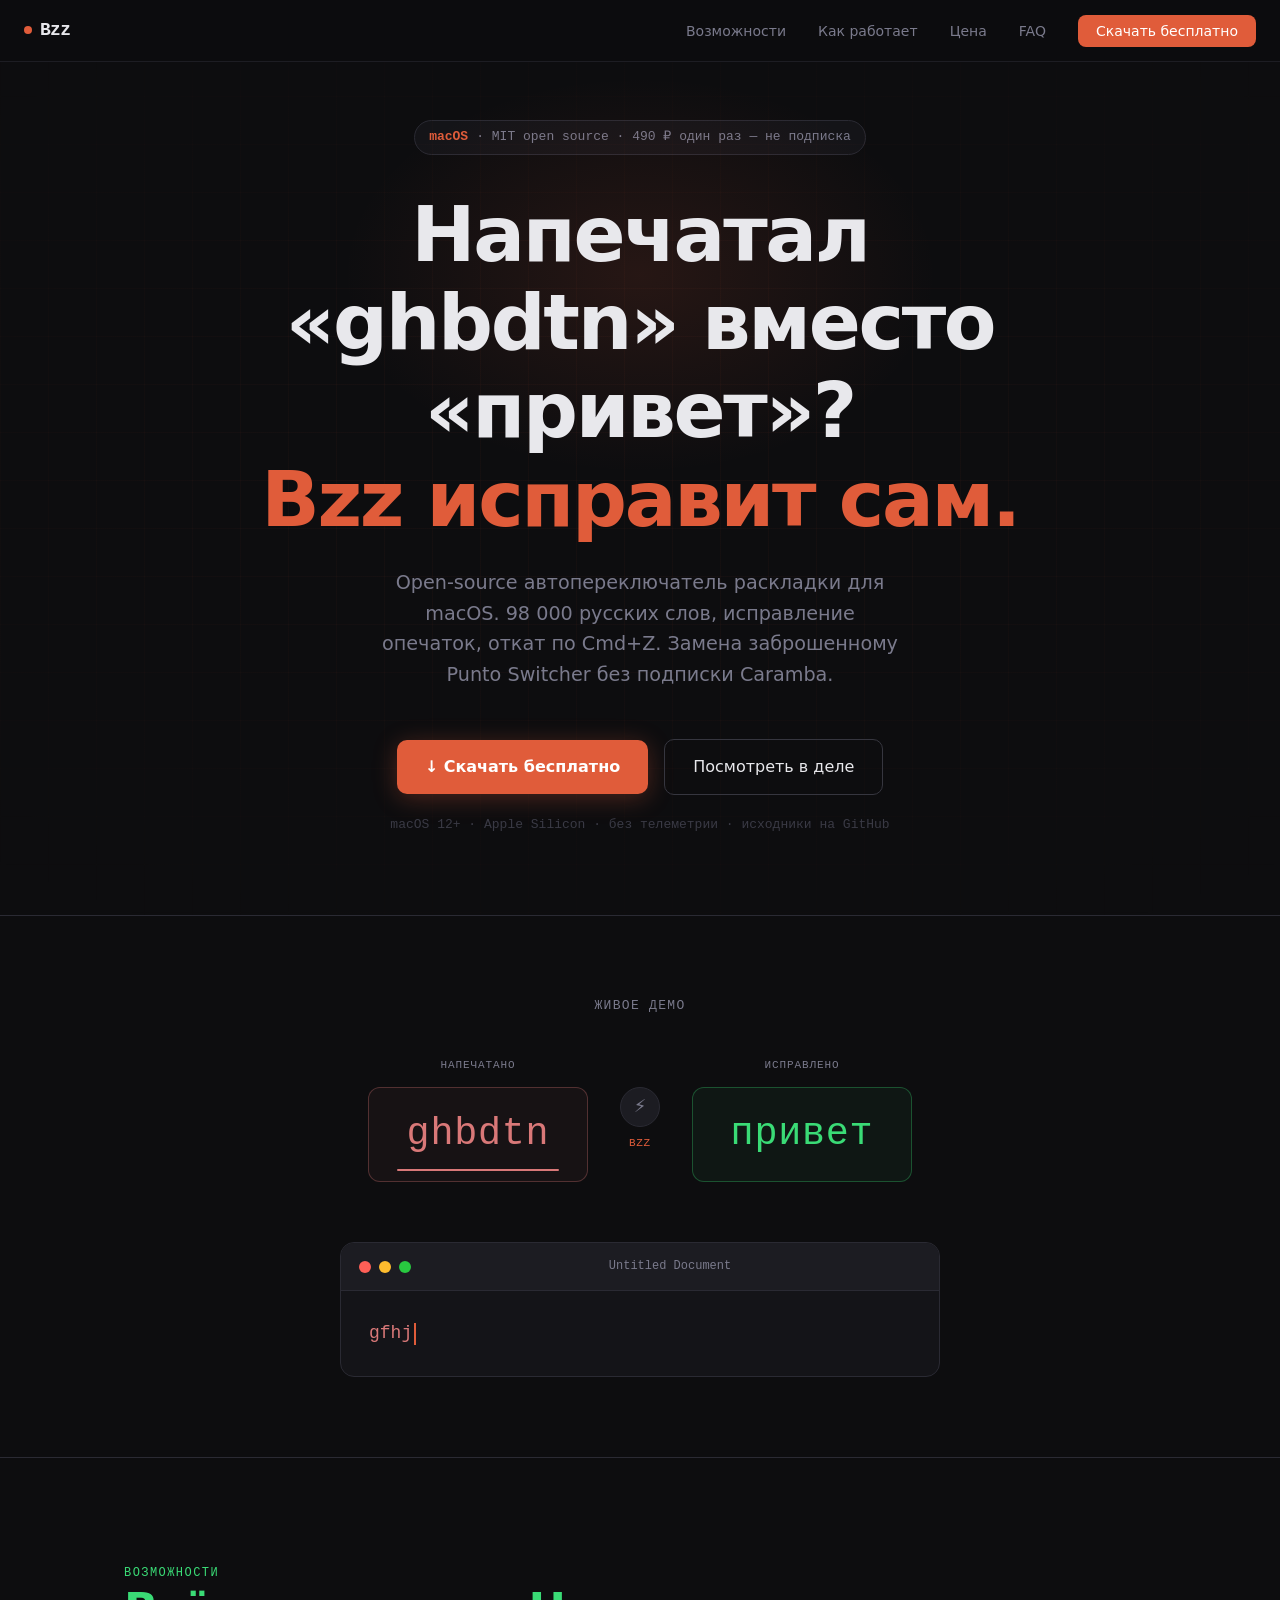
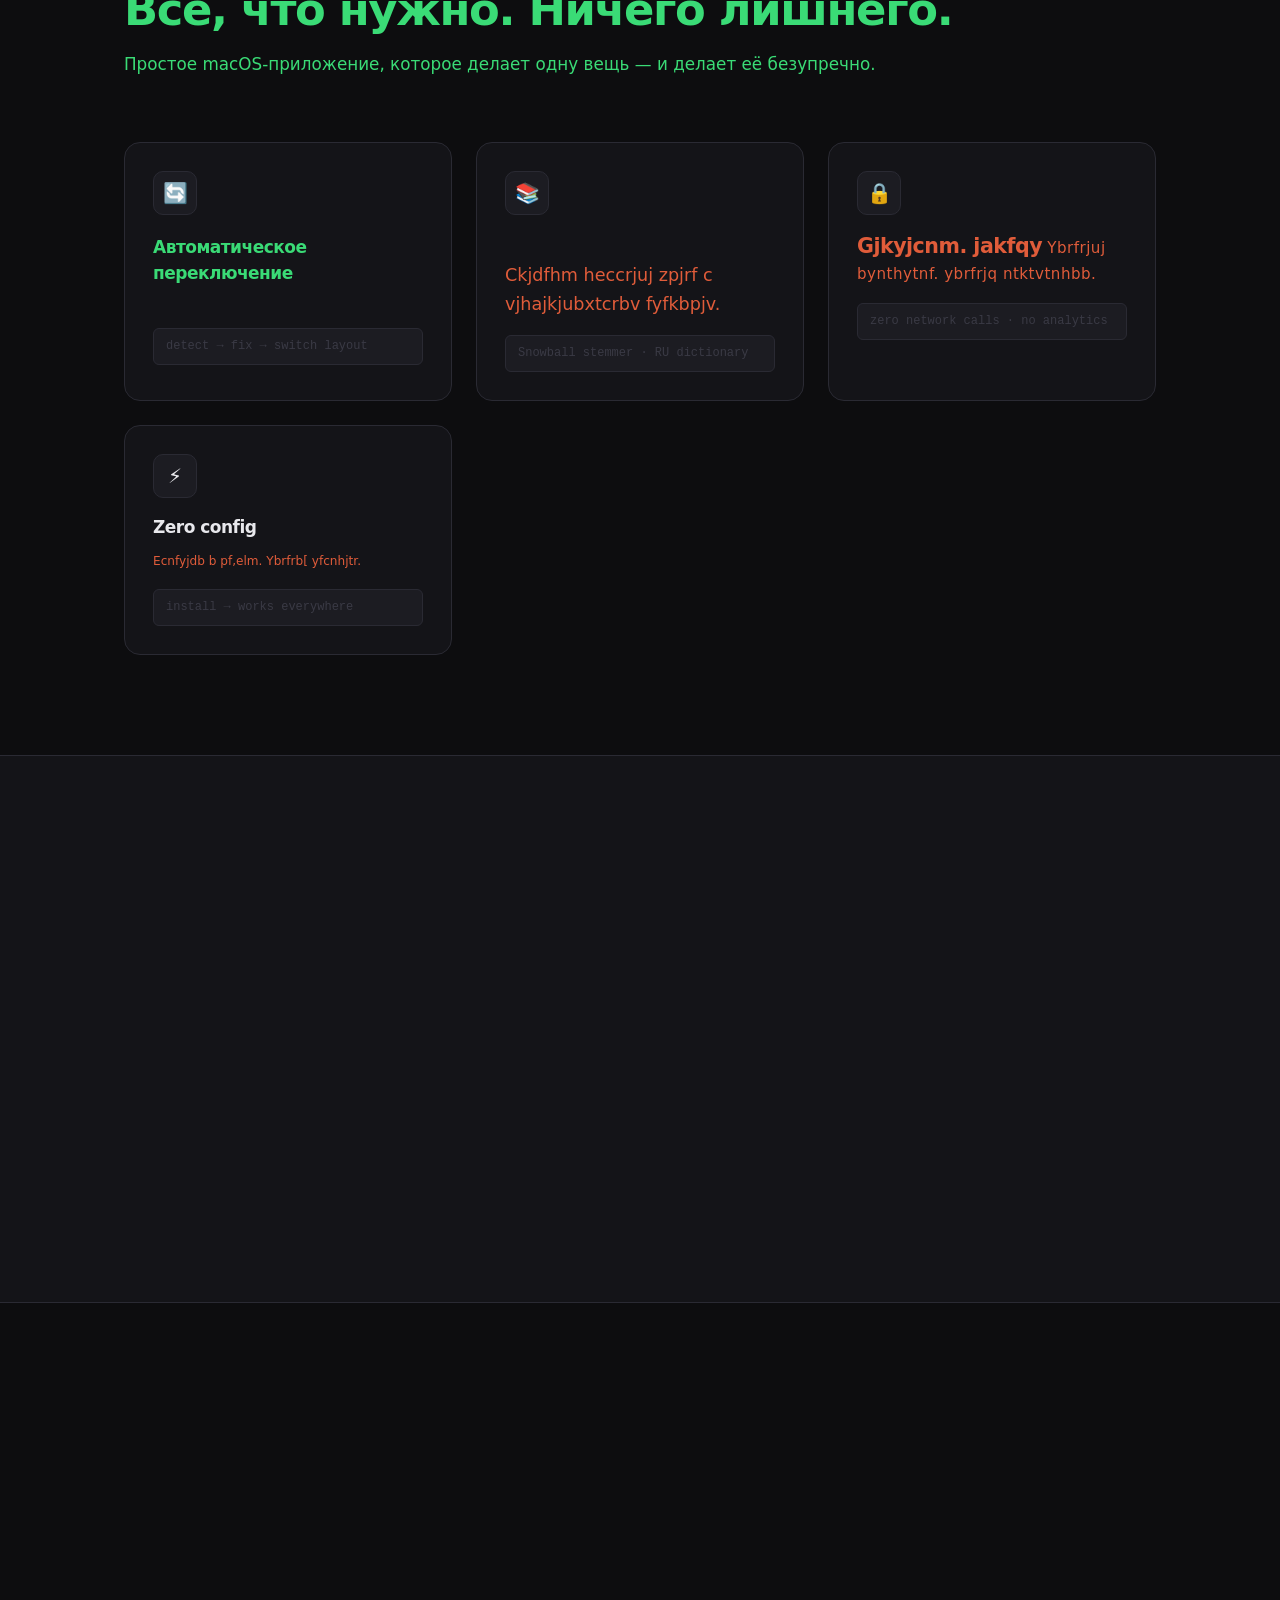
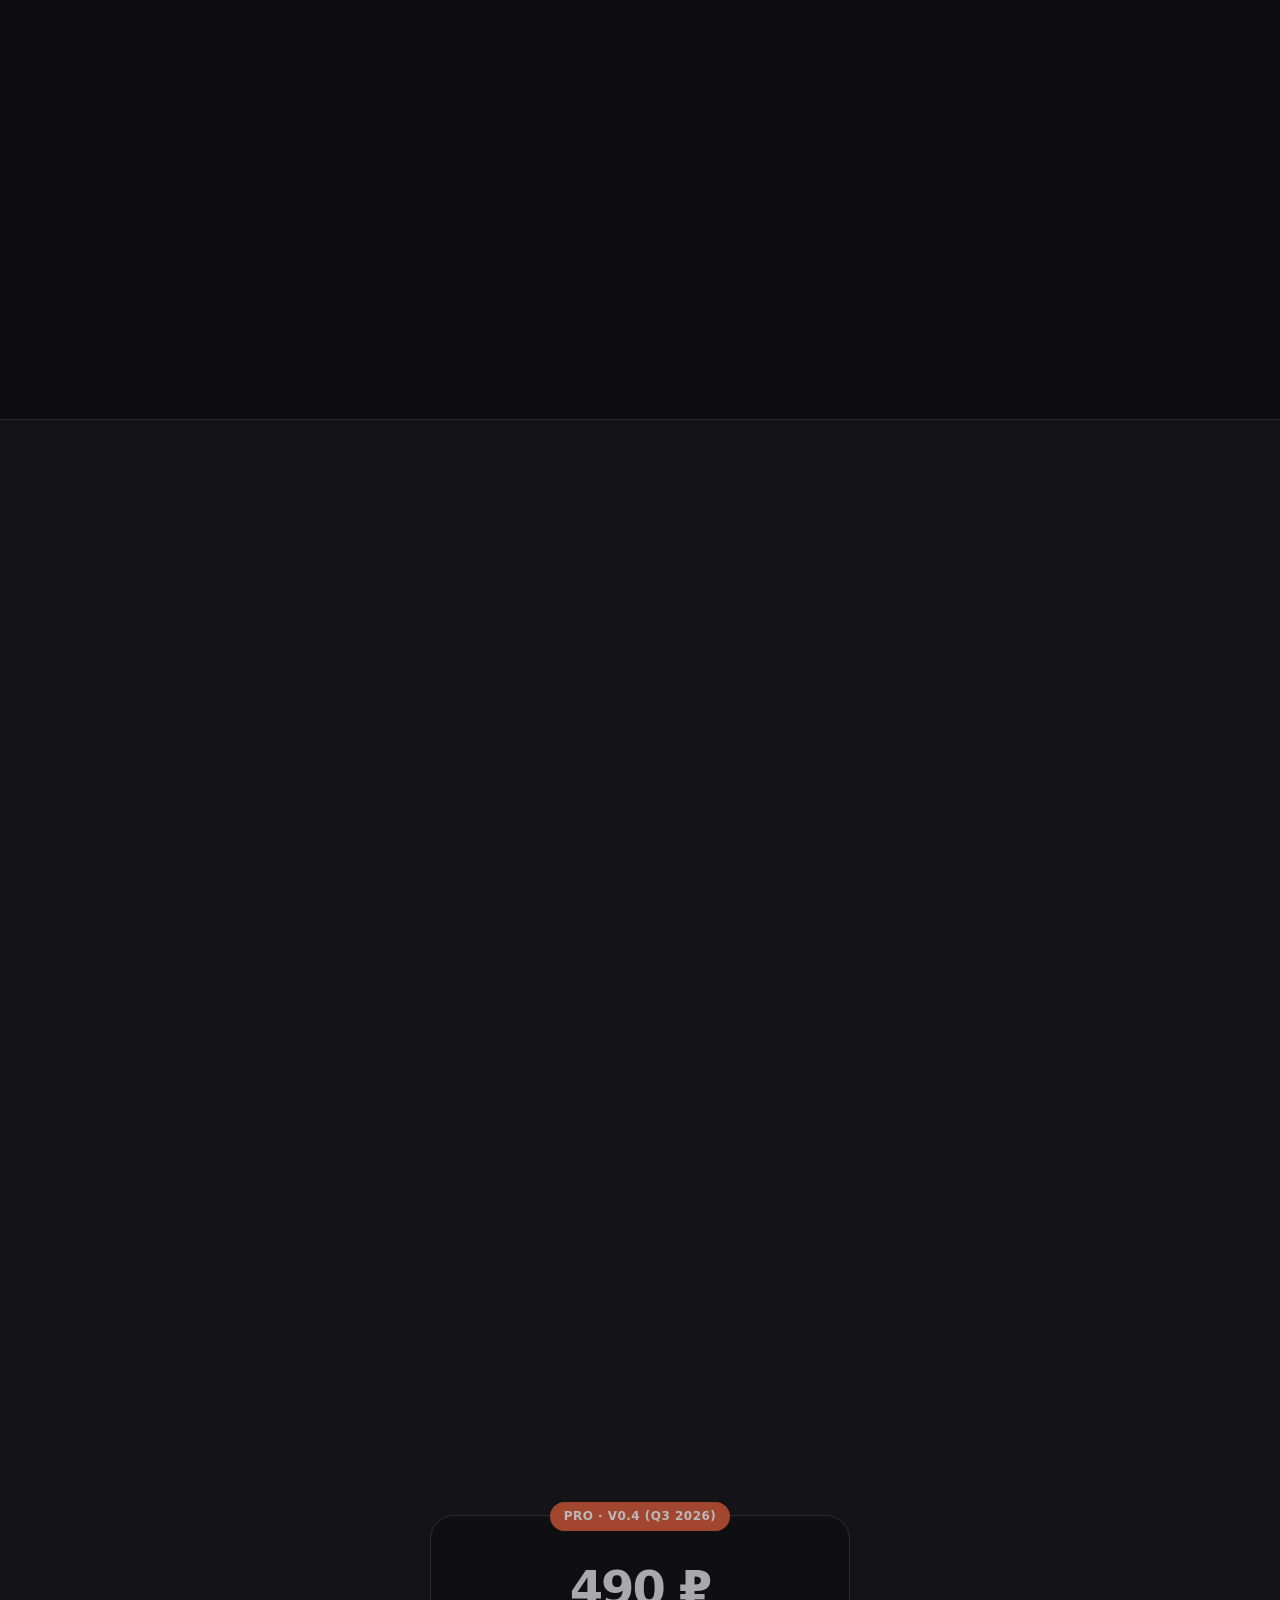
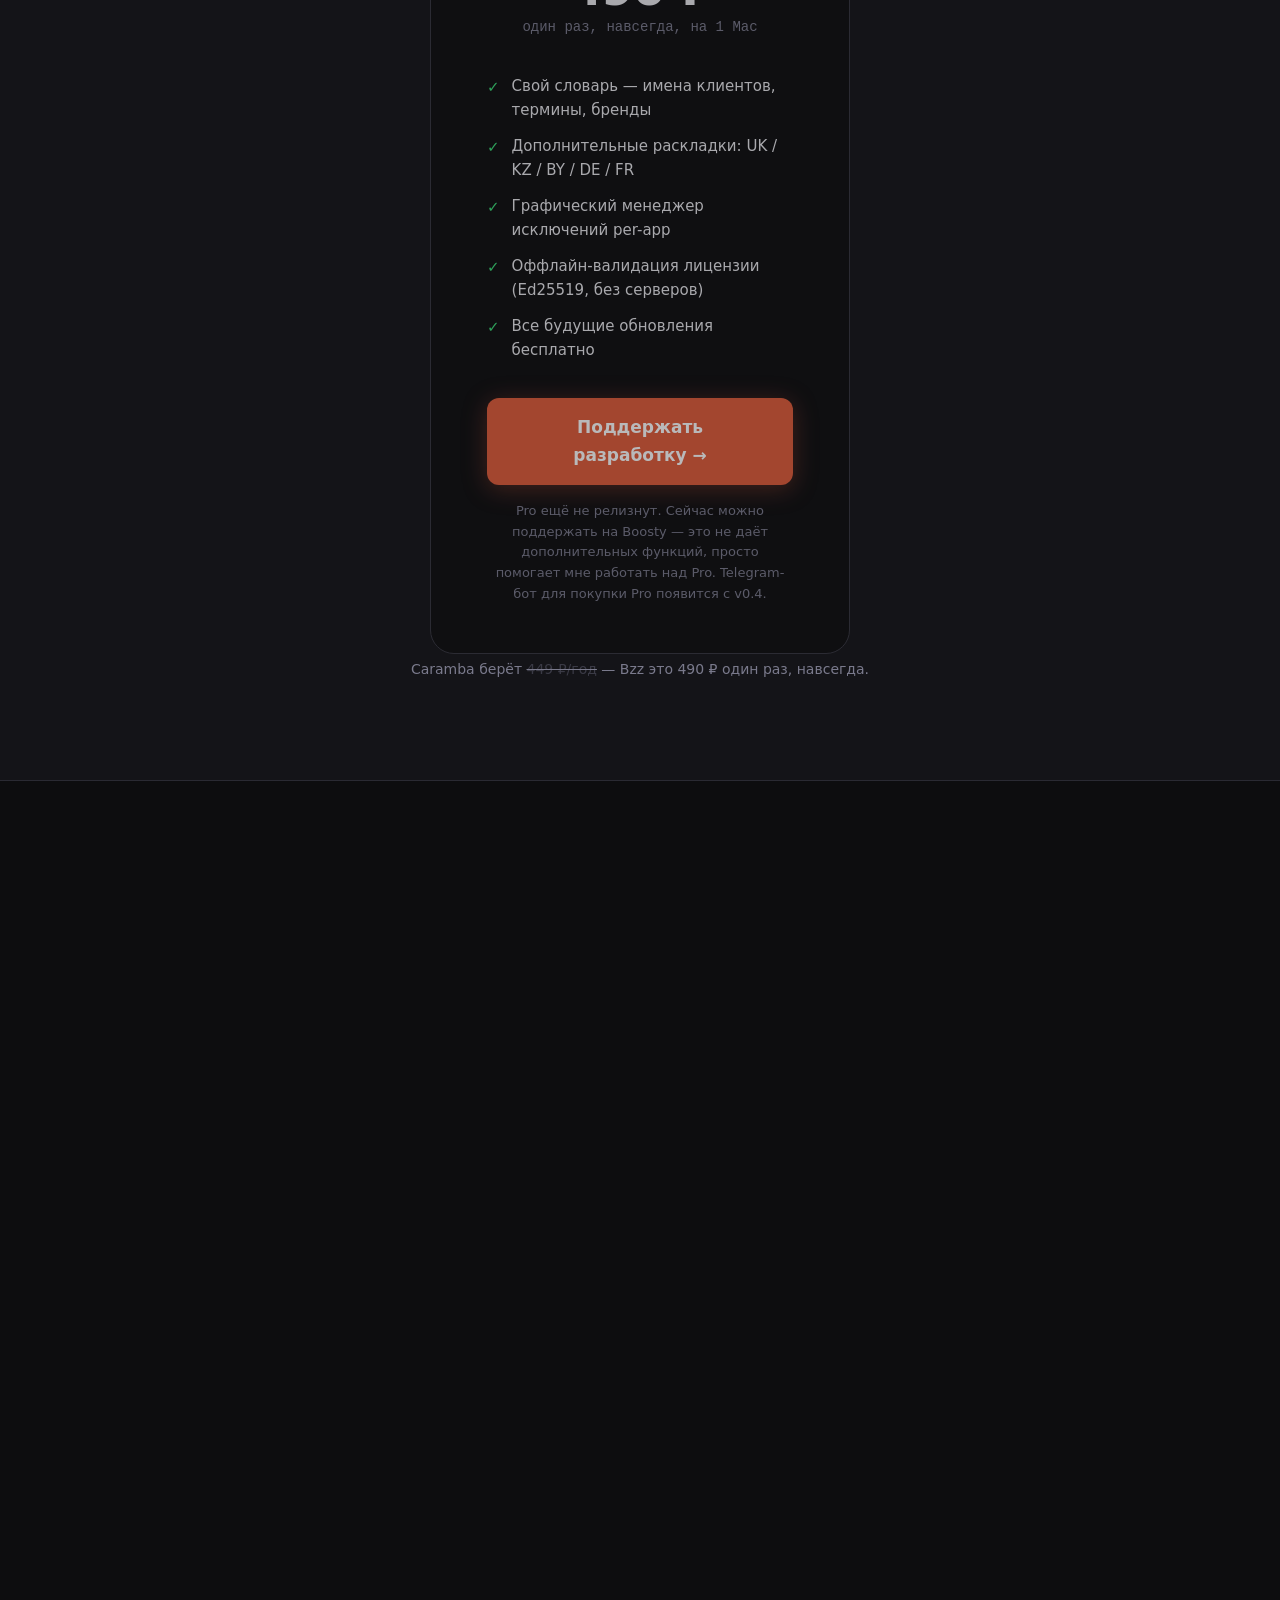
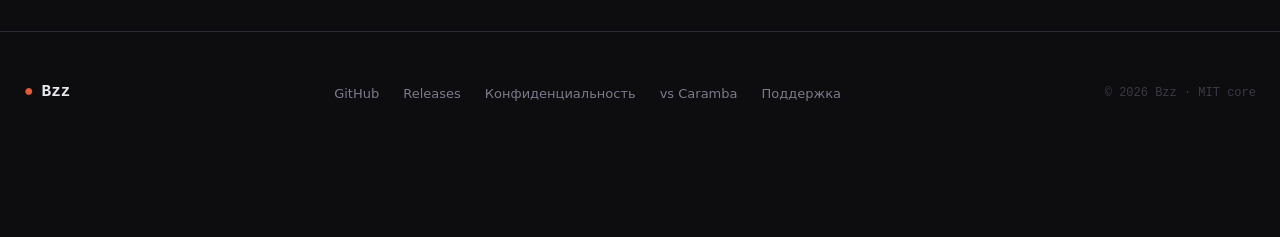
<file: site/index.html>
<!DOCTYPE html>
<html lang="ru">
<head>
  <meta charset="UTF-8">
  <meta name="viewport" content="width=device-width, initial-scale=1.0">
  <title>Bzz — автопереключатель раскладки для macOS</title>
  <meta name="description" content="Bzz — open-source автопереключатель раскладки для macOS. 98K русских слов, исправление опечаток, Cmd+Z откат. Замена Punto Switcher и Caramba. 490 ₽ один раз.">
  <meta name="keywords" content="переключатель раскладки mac, punto switcher для mac, caramba switcher альтернатива, автопереключатель раскладки macos">
  <meta property="og:title" content="Bzz — open-source автопереключатель раскладки для macOS">
  <meta property="og:description" content="Напечатал «ghbdtn» вместо «привет»? Bzz исправит сам. MIT, 490 ₽ один раз — не подписка.">
  <meta property="og:image" content="https://zlopixatel.github.io/bzz/docs/demo.gif">
  <meta property="og:url" content="https://zlopixatel.github.io/bzz/">
  <link rel="canonical" href="https://zlopixatel.github.io/bzz/">

  <!-- Privacy-friendly analytics (self-hosted Plausible-compatible; no cookies, no PII) -->
  <script defer data-domain="zlopixatel.github.io" src="https://plausible.io/js/script.outbound-links.js"></script>

  <style>
    /* ─── Reset & Base ─── */
    *, *::before, *::after { box-sizing: border-box; margin: 0; padding: 0; }

    :root {
      --bg:        #0d0d0f;
      --surface:   #141418;
      --surface2:  #1c1c22;
      --border:    #2a2a33;
      --border2:   #36363f;
      --text:      #e8e8ec;
      --muted:     #7a7a8c;
      --faint:     #3a3a45;
      --accent:    #e05c3a;
      --accent2:   #f07c5a;
      --green:     #3adb76;
      --mono:      "JetBrains Mono", "Fira Code", "Courier New", monospace;
      --sans:      "Onest", "Golos Text", system-ui, -apple-system, sans-serif;
      --serif:     "Lora", "Georgia", serif;
    }

    html { scroll-behavior: smooth; }

    body {
      font-family: var(--sans);
      background: var(--bg);
      color: var(--text);
      line-height: 1.6;
      -webkit-font-smoothing: antialiased;
      overflow-x: hidden;
    }

    /* ─── Typography ─── */
    @import url('data:text/css,');

    h1, h2, h3 { line-height: 1.15; letter-spacing: -0.03em; }

    .mono { font-family: var(--mono); }
    .accent { color: var(--accent); }
    .green { color: var(--green); }
    .muted { color: var(--muted); }

    /* ─── Layout ─── */
    .container {
      max-width: 1080px;
      margin: 0 auto;
      padding: 0 24px;
    }

    section { padding: 100px 0; }

    /* ─── Nav ─── */
    nav {
      position: fixed;
      top: 0; left: 0; right: 0;
      z-index: 100;
      padding: 16px 24px;
      display: flex;
      align-items: center;
      justify-content: space-between;
      background: rgba(13, 13, 15, 0.85);
      backdrop-filter: blur(16px);
      -webkit-backdrop-filter: blur(16px);
      border-bottom: 1px solid rgba(42, 42, 51, 0.6);
    }

    .nav-logo {
      font-family: var(--mono);
      font-size: 18px;
      font-weight: 600;
      color: var(--text);
      text-decoration: none;
      letter-spacing: -0.04em;
      display: flex;
      align-items: center;
      gap: 8px;
    }

    .nav-logo-dot {
      width: 8px; height: 8px;
      border-radius: 50%;
      background: var(--accent);
      display: inline-block;
      animation: pulse-dot 2.5s ease-in-out infinite;
    }

    @keyframes pulse-dot {
      0%, 100% { opacity: 1; transform: scale(1); }
      50% { opacity: 0.5; transform: scale(0.7); }
    }

    .nav-links {
      display: flex;
      align-items: center;
      gap: 32px;
      list-style: none;
    }

    .nav-links a {
      color: var(--muted);
      text-decoration: none;
      font-size: 14px;
      transition: color 0.2s;
    }

    .nav-links a:hover { color: var(--text); }

    .nav-cta {
      background: var(--accent) !important;
      color: #fff !important;
      padding: 8px 18px;
      border-radius: 8px;
      font-weight: 500;
      transition: background 0.2s, transform 0.15s !important;
    }

    .nav-cta:hover {
      background: var(--accent2) !important;
      transform: translateY(-1px);
    }

    /* ─── Hero ─── */
    #hero {
      min-height: 100vh;
      display: flex;
      flex-direction: column;
      justify-content: center;
      align-items: center;
      text-align: center;
      padding: 120px 24px 80px;
      position: relative;
      overflow: hidden;
    }

    .hero-grid-bg {
      position: absolute;
      inset: 0;
      background-image:
        linear-gradient(rgba(224, 92, 58, 0.04) 1px, transparent 1px),
        linear-gradient(90deg, rgba(224, 92, 58, 0.04) 1px, transparent 1px);
      background-size: 48px 48px;
      mask-image: radial-gradient(ellipse 80% 60% at 50% 50%, black 30%, transparent 100%);
      -webkit-mask-image: radial-gradient(ellipse 80% 60% at 50% 50%, black 30%, transparent 100%);
    }

    .hero-glow {
      position: absolute;
      top: 30%;
      left: 50%;
      transform: translate(-50%, -50%);
      width: 600px;
      height: 400px;
      background: radial-gradient(ellipse, rgba(224, 92, 58, 0.12) 0%, transparent 70%);
      pointer-events: none;
    }

    .hero-badge {
      display: inline-flex;
      align-items: center;
      gap: 8px;
      background: var(--surface);
      border: 1px solid var(--border);
      border-radius: 999px;
      padding: 6px 14px;
      font-size: 13px;
      color: var(--muted);
      margin-bottom: 36px;
      font-family: var(--mono);
    }

    .hero-badge span {
      color: var(--accent);
      font-weight: 600;
    }

    #hero h1 {
      font-size: clamp(2.8rem, 6vw, 5rem);
      font-weight: 700;
      color: var(--text);
      max-width: 820px;
      margin-bottom: 24px;
      position: relative;
      z-index: 1;
    }

    #hero h1 em {
      font-style: normal;
      color: var(--accent);
    }

    .hero-sub {
      font-size: clamp(1rem, 2vw, 1.2rem);
      color: var(--muted);
      max-width: 520px;
      margin-bottom: 48px;
      position: relative;
      z-index: 1;
    }

    .hero-actions {
      display: flex;
      align-items: center;
      gap: 16px;
      flex-wrap: wrap;
      justify-content: center;
      position: relative;
      z-index: 1;
    }

    .btn-primary {
      display: inline-flex;
      align-items: center;
      gap: 8px;
      background: var(--accent);
      color: #fff;
      font-family: var(--sans);
      font-size: 16px;
      font-weight: 600;
      padding: 14px 28px;
      border-radius: 10px;
      border: none;
      cursor: pointer;
      text-decoration: none;
      transition: background 0.2s, transform 0.15s, box-shadow 0.2s;
      box-shadow: 0 4px 24px rgba(224, 92, 58, 0.3);
    }

    .btn-primary:hover {
      background: var(--accent2);
      transform: translateY(-2px);
      box-shadow: 0 8px 32px rgba(224, 92, 58, 0.4);
    }

    .btn-secondary {
      display: inline-flex;
      align-items: center;
      gap: 8px;
      background: transparent;
      color: var(--text);
      font-family: var(--sans);
      font-size: 16px;
      font-weight: 500;
      padding: 14px 28px;
      border-radius: 10px;
      border: 1px solid var(--border2);
      cursor: pointer;
      text-decoration: none;
      transition: border-color 0.2s, background 0.2s;
    }

    .btn-secondary:hover {
      border-color: var(--muted);
      background: var(--surface);
    }

    .hero-footnote {
      margin-top: 20px;
      font-size: 13px;
      color: var(--faint);
      font-family: var(--mono);
      position: relative;
      z-index: 1;
    }

    /* ─── Demo Animation ─── */
    #demo {
      padding: 80px 0;
      border-top: 1px solid var(--border);
      border-bottom: 1px solid var(--border);
    }

    .demo-label {
      text-align: center;
      font-size: 13px;
      font-family: var(--mono);
      color: var(--muted);
      letter-spacing: 0.1em;
      text-transform: uppercase;
      margin-bottom: 40px;
    }

    .demo-wrapper {
      display: flex;
      align-items: center;
      justify-content: center;
      gap: 32px;
      flex-wrap: wrap;
    }

    .demo-block {
      display: flex;
      flex-direction: column;
      align-items: center;
      gap: 12px;
    }

    .demo-tag {
      font-size: 11px;
      font-family: var(--mono);
      color: var(--muted);
      letter-spacing: 0.08em;
      text-transform: uppercase;
    }

    .demo-text {
      font-family: var(--mono);
      font-size: clamp(1.6rem, 4vw, 2.4rem);
      font-weight: 500;
      background: var(--surface2);
      border: 1px solid var(--border);
      padding: 16px 28px;
      border-radius: 12px;
      letter-spacing: 0.02em;
      min-width: 220px;
      text-align: center;
    }

    .demo-text.wrong {
      color: #d97878;
      border-color: rgba(217, 120, 120, 0.3);
      background: rgba(217, 120, 120, 0.05);
      position: relative;
    }

    .demo-text.wrong::after {
      content: '';
      position: absolute;
      bottom: 10px;
      left: 28px;
      right: 28px;
      height: 2px;
      background: #d97878;
      border-radius: 1px;
      animation: squiggle-appear 0.5s ease forwards;
    }

    @keyframes squiggle-appear {
      from { opacity: 0; width: 0; }
      to { opacity: 1; width: calc(100% - 56px); }
    }

    .demo-text.right {
      color: var(--green);
      border-color: rgba(58, 219, 118, 0.3);
      background: rgba(58, 219, 118, 0.05);
    }

    .demo-arrow {
      display: flex;
      flex-direction: column;
      align-items: center;
      gap: 8px;
      color: var(--muted);
    }

    .demo-arrow-icon {
      width: 40px;
      height: 40px;
      border-radius: 50%;
      background: var(--surface2);
      border: 1px solid var(--border);
      display: flex;
      align-items: center;
      justify-content: center;
      font-size: 18px;
      animation: arrow-pulse 2s ease-in-out infinite;
    }

    @keyframes arrow-pulse {
      0%, 100% { transform: scale(1); }
      50% { transform: scale(1.1); box-shadow: 0 0 20px rgba(224, 92, 58, 0.2); }
    }

    .demo-arrow-text {
      font-size: 11px;
      font-family: var(--mono);
      color: var(--accent);
      text-transform: uppercase;
      letter-spacing: 0.06em;
    }

    /* Typewriter demo */
    .typewriter-demo {
      margin: 60px auto 0;
      max-width: 600px;
      background: var(--surface);
      border: 1px solid var(--border);
      border-radius: 14px;
      overflow: hidden;
    }

    .tw-titlebar {
      display: flex;
      align-items: center;
      gap: 8px;
      padding: 14px 18px;
      border-bottom: 1px solid var(--border);
      background: var(--surface2);
    }

    .tw-dot {
      width: 12px; height: 12px;
      border-radius: 50%;
    }

    .tw-dot.red   { background: #ff5f57; }
    .tw-dot.yellow { background: #febc2e; }
    .tw-dot.green { background: #28c840; }

    .tw-title {
      margin-left: auto;
      font-size: 12px;
      color: var(--muted);
      font-family: var(--mono);
      margin-right: auto;
    }

    .tw-body {
      padding: 28px;
      font-family: var(--mono);
      font-size: 18px;
      min-height: 80px;
      display: flex;
      align-items: center;
    }

    .tw-text { position: relative; }

    .tw-cursor {
      display: inline-block;
      width: 2px;
      height: 1.2em;
      background: var(--accent);
      vertical-align: text-bottom;
      margin-left: 2px;
      animation: blink 1.1s step-end infinite;
    }

    @keyframes blink {
      0%, 100% { opacity: 1; }
      50% { opacity: 0; }
    }

    .tw-notification {
      display: none;
      align-items: center;
      gap: 10px;
      padding: 12px 18px;
      background: rgba(58, 219, 118, 0.08);
      border-top: 1px solid rgba(58, 219, 118, 0.2);
      font-size: 13px;
      color: var(--green);
      font-family: var(--mono);
    }

    .tw-notification.show { display: flex; }

    .tw-notif-icon {
      width: 20px; height: 20px;
      border-radius: 50%;
      background: rgba(58, 219, 118, 0.2);
      display: flex;
      align-items: center;
      justify-content: center;
      font-size: 11px;
    }

    /* ─── Features ─── */
    #features { padding-top: 100px; }

    .section-eyebrow {
      font-family: var(--mono);
      font-size: 12px;
      letter-spacing: 0.12em;
      text-transform: uppercase;
      color: var(--accent);
      margin-bottom: 16px;
    }

    .section-title {
      font-size: clamp(1.8rem, 3.5vw, 2.8rem);
      font-weight: 700;
      color: var(--text);
      margin-bottom: 16px;
    }

    .section-sub {
      font-size: 1.05rem;
      color: var(--muted);
      max-width: 500px;
    }

    .section-header { margin-bottom: 64px; }

    .features-grid {
      display: grid;
      grid-template-columns: repeat(auto-fit, minmax(260px, 1fr));
      gap: 24px;
    }

    .feature-card {
      background: var(--surface);
      border: 1px solid var(--border);
      border-radius: 16px;
      padding: 28px;
      transition: border-color 0.25s, transform 0.25s, box-shadow 0.25s;
      position: relative;
      overflow: hidden;
    }

    .feature-card::before {
      content: '';
      position: absolute;
      top: 0; left: 0; right: 0;
      height: 2px;
      background: linear-gradient(90deg, transparent, var(--accent), transparent);
      opacity: 0;
      transition: opacity 0.3s;
    }

    .feature-card:hover {
      border-color: var(--border2);
      transform: translateY(-3px);
      box-shadow: 0 12px 40px rgba(0, 0, 0, 0.3);
    }

    .feature-card:hover::before { opacity: 1; }

    .feature-icon {
      width: 44px;
      height: 44px;
      border-radius: 10px;
      background: var(--surface2);
      border: 1px solid var(--border);
      display: flex;
      align-items: center;
      justify-content: center;
      font-size: 20px;
      margin-bottom: 20px;
    }

    .feature-card h3 {
      font-size: 17px;
      font-weight: 600;
      margin-bottom: 10px;
      color: var(--text);
    }

    .feature-card p {
      font-size: 14px;
      color: var(--muted);
      line-height: 1.65;
    }

    .feature-card .feature-detail {
      margin-top: 16px;
      font-family: var(--mono);
      font-size: 12px;
      color: var(--faint);
      background: var(--surface2);
      border: 1px solid var(--border);
      padding: 8px 12px;
      border-radius: 6px;
    }

    /* ─── How it works ─── */
    #how {
      background: var(--surface);
      border-top: 1px solid var(--border);
      border-bottom: 1px solid var(--border);
    }

    .steps {
      display: grid;
      grid-template-columns: repeat(auto-fit, minmax(220px, 1fr));
      gap: 0;
    }

    .step {
      padding: 40px 36px;
      position: relative;
    }

    .step:not(:last-child) {
      border-right: 1px solid var(--border);
    }

    .step-number {
      font-family: var(--mono);
      font-size: 11px;
      letter-spacing: 0.1em;
      color: var(--accent);
      text-transform: uppercase;
      margin-bottom: 20px;
      display: flex;
      align-items: center;
      gap: 10px;
    }

    .step-number::after {
      content: '';
      flex: 1;
      height: 1px;
      background: var(--border);
    }

    .step h3 {
      font-size: 17px;
      font-weight: 600;
      margin-bottom: 12px;
      color: var(--text);
    }

    .step p {
      font-size: 14px;
      color: var(--muted);
      line-height: 1.65;
    }

    /* ─── vs Competitors ─── */
    #compare { padding-top: 100px; padding-bottom: 100px; }

    .compare-table {
      width: 100%;
      border-collapse: collapse;
      border: 1px solid var(--border);
      border-radius: 16px;
      overflow: hidden;
    }

    .compare-table th {
      padding: 18px 24px;
      text-align: left;
      font-size: 14px;
      font-weight: 600;
      background: var(--surface2);
      border-bottom: 1px solid var(--border);
      color: var(--muted);
    }

    .compare-table th.highlight {
      background: rgba(224, 92, 58, 0.1);
      color: var(--accent);
    }

    .compare-table td {
      padding: 16px 24px;
      font-size: 14px;
      border-bottom: 1px solid var(--border);
      color: var(--text);
    }

    .compare-table tr:last-child td { border-bottom: none; }

    .compare-table td.highlight {
      background: rgba(224, 92, 58, 0.04);
    }

    .compare-table td:first-child { color: var(--muted); }

    .check { color: var(--green); font-size: 16px; }
    .cross { color: #d97878; font-size: 16px; }
    .partial { color: #febc2e; font-size: 16px; }

    /* ─── Pricing ─── */
    #pricing {
      background: var(--surface);
      border-top: 1px solid var(--border);
      border-bottom: 1px solid var(--border);
      text-align: center;
    }

    .price-card {
      display: inline-flex;
      flex-direction: column;
      align-items: center;
      background: var(--bg);
      border: 1px solid var(--border2);
      border-radius: 24px;
      padding: 48px 56px;
      position: relative;
      max-width: 420px;
      width: 100%;
    }

    .price-badge {
      position: absolute;
      top: -14px;
      background: var(--accent);
      color: #fff;
      font-size: 12px;
      font-weight: 700;
      padding: 5px 14px;
      border-radius: 999px;
      letter-spacing: 0.04em;
      text-transform: uppercase;
    }

    .price-amount {
      font-size: 72px;
      font-weight: 700;
      color: var(--text);
      line-height: 1;
      letter-spacing: -0.04em;
      margin-bottom: 4px;
    }

    .price-amount sup {
      font-size: 28px;
      font-weight: 500;
      vertical-align: top;
      margin-top: 14px;
      color: var(--muted);
    }

    .price-note {
      font-size: 14px;
      color: var(--muted);
      margin-bottom: 36px;
      font-family: var(--mono);
    }

    .price-includes {
      list-style: none;
      text-align: left;
      width: 100%;
      margin-bottom: 36px;
      display: flex;
      flex-direction: column;
      gap: 12px;
    }

    .price-includes li {
      display: flex;
      align-items: flex-start;
      gap: 12px;
      font-size: 15px;
      color: var(--text);
    }

    .price-includes li::before {
      content: '✓';
      color: var(--green);
      font-weight: 700;
      flex-shrink: 0;
      margin-top: 1px;
    }

    .price-compare {
      margin-top: 24px;
      font-size: 13px;
      color: var(--faint);
    }

    .price-compare s { text-decoration-color: var(--muted); }

    .btn-buy {
      display: inline-flex;
      align-items: center;
      justify-content: center;
      gap: 10px;
      background: var(--accent);
      color: #fff;
      font-family: var(--sans);
      font-size: 17px;
      font-weight: 700;
      padding: 16px 40px;
      border-radius: 12px;
      border: none;
      cursor: pointer;
      text-decoration: none;
      width: 100%;
      transition: background 0.2s, transform 0.15s, box-shadow 0.2s;
      box-shadow: 0 4px 24px rgba(224, 92, 58, 0.35);
    }

    .btn-buy:hover {
      background: var(--accent2);
      transform: translateY(-2px);
      box-shadow: 0 8px 32px rgba(224, 92, 58, 0.5);
    }

    .money-back {
      margin-top: 20px;
      font-size: 13px;
      color: var(--muted);
      display: flex;
      align-items: center;
      gap: 6px;
    }

    /* ─── FAQ ─── */
    #faq { padding-top: 100px; padding-bottom: 100px; }

    .faq-list {
      max-width: 720px;
      margin: 0 auto;
      display: flex;
      flex-direction: column;
      gap: 2px;
    }

    .faq-item {
      background: var(--surface);
      border: 1px solid var(--border);
      border-radius: 12px;
      overflow: hidden;
      transition: border-color 0.2s;
    }

    .faq-item:hover { border-color: var(--border2); }

    .faq-q {
      display: flex;
      align-items: center;
      justify-content: space-between;
      padding: 20px 24px;
      cursor: pointer;
      font-size: 15px;
      font-weight: 500;
      color: var(--text);
      user-select: none;
      list-style: none;
    }

    .faq-q::-webkit-details-marker { display: none; }

    .faq-arrow {
      color: var(--muted);
      font-size: 18px;
      transition: transform 0.25s, color 0.2s;
      flex-shrink: 0;
    }

    details[open] .faq-arrow {
      transform: rotate(45deg);
      color: var(--accent);
    }

    details[open] .faq-item { border-color: var(--border2); }

    .faq-a {
      padding: 0 24px 20px;
      font-size: 14px;
      color: var(--muted);
      line-height: 1.7;
    }

    .faq-a a { color: var(--accent); text-decoration: none; }
    .faq-a a:hover { text-decoration: underline; }

    /* ─── Footer ─── */
    footer {
      padding: 48px 24px;
      border-top: 1px solid var(--border);
      display: flex;
      align-items: center;
      justify-content: space-between;
      flex-wrap: wrap;
      gap: 16px;
    }

    .footer-logo {
      font-family: var(--mono);
      font-size: 16px;
      font-weight: 600;
      color: var(--text);
      display: flex;
      align-items: center;
      gap: 8px;
    }

    .footer-links {
      display: flex;
      gap: 24px;
      list-style: none;
    }

    .footer-links a {
      font-size: 13px;
      color: var(--muted);
      text-decoration: none;
      transition: color 0.2s;
    }

    .footer-links a:hover { color: var(--text); }

    .footer-copy {
      font-size: 12px;
      color: var(--faint);
      font-family: var(--mono);
    }

    /* ─── Keyboard key animation ─── */
    .kbd-key {
      display: inline-block;
      background: var(--surface2);
      border: 1px solid var(--border2);
      border-bottom-width: 2px;
      border-radius: 5px;
      padding: 2px 7px;
      font-family: var(--mono);
      font-size: 12px;
      color: var(--muted);
      vertical-align: middle;
    }

    /* ─── Floating keyboard keys bg decoration ─── */
    .keys-bg {
      position: absolute;
      inset: 0;
      pointer-events: none;
      overflow: hidden;
    }

    .floating-key {
      position: absolute;
      background: var(--surface);
      border: 1px solid var(--border);
      border-bottom: 3px solid var(--border2);
      border-radius: 6px;
      font-family: var(--mono);
      font-size: 13px;
      color: var(--faint);
      padding: 6px 10px;
      opacity: 0;
      animation: float-key linear infinite;
    }

    @keyframes float-key {
      0%   { opacity: 0; transform: translateY(20px) rotate(var(--rot)); }
      10%  { opacity: 1; }
      90%  { opacity: 1; }
      100% { opacity: 0; transform: translateY(-120px) rotate(var(--rot)); }
    }

    /* ─── Scroll reveal ─── */
    .reveal {
      opacity: 0;
      transform: translateY(24px);
      transition: opacity 0.6s ease, transform 0.6s ease;
    }

    .reveal.visible {
      opacity: 1;
      transform: none;
    }

    /* ─── Layout switch text effect ─── */
    .reveal [data-ru] {
      display: inline;
      position: relative;
    }

    .switch-fitted {
      display: inline;
      transition: opacity 0.2s ease, color 0.6s ease;
    }

    .switch-fitted.wrong {
      color: var(--accent);
    }

    .switch-fitted.switching {
      opacity: 0;
    }

    .switch-fitted.correct {
      color: var(--green);
    }

    .switch-fitted.settled {
      color: inherit;
    }

    /* Word-by-word mode for FAQ */
    .switch-word {
      display: inline-block;
      transition: opacity 0.2s ease, color 0.6s ease;
    }

    .switch-word.wrong {
      color: var(--accent);
      font-family: var(--mono);
      font-size: 0.92em;
    }

    .switch-word.switching {
      opacity: 0;
    }

    .switch-word.correct {
      color: var(--green);
    }

    .switch-word.settled {
      color: inherit;
      font-family: inherit;
      font-size: inherit;
    }

    /* ─── Mobile ─── */
    @media (max-width: 768px) {
      nav { padding: 14px 18px; }
      .nav-links { display: none; }

      section { padding: 72px 0; }
      #hero { padding: 100px 18px 60px; }

      .steps { grid-template-columns: 1fr; }
      .step:not(:last-child) { border-right: none; border-bottom: 1px solid var(--border); }

      .price-card { padding: 40px 28px; }

      footer {
        flex-direction: column;
        align-items: flex-start;
      }

      .compare-table { font-size: 13px; }
      .compare-table th, .compare-table td { padding: 14px 14px; }

      .demo-wrapper { gap: 16px; }
      .typewriter-demo { margin: 40px 16px 0; }
    }

    @media (max-width: 480px) {
      #hero h1 { font-size: 2.2rem; }
      .price-amount { font-size: 56px; }
      .btn-buy { font-size: 15px; padding: 14px 28px; }
    }

    /* ─── macOS badge ─── */
    .macos-req {
      display: inline-flex;
      align-items: center;
      gap: 6px;
      background: var(--surface2);
      border: 1px solid var(--border);
      padding: 5px 12px;
      border-radius: 6px;
      font-size: 12px;
      font-family: var(--mono);
      color: var(--muted);
    }
  </style>
</head>
<body>

  <!-- Nav -->
  <nav>
    <a href="#" class="nav-logo">
      <span class="nav-logo-dot"></span>
      Bzz
    </a>
    <ul class="nav-links">
      <li><a href="#features">Возможности</a></li>
      <li><a href="#how">Как работает</a></li>
      <li><a href="#pricing">Цена</a></li>
      <li><a href="#faq">FAQ</a></li>
      <li><a href="#pricing" class="nav-cta">Скачать бесплатно</a></li>
    </ul>
  </nav>

  <!-- Hero -->
  <section id="hero">
    <div class="hero-grid-bg"></div>
    <div class="hero-glow"></div>
    <div class="keys-bg" id="keysBg"></div>

    <div class="hero-badge">
      <span>macOS</span> · MIT open source · 490 ₽ один раз — не подписка
    </div>

    <h1>Напечатал «ghbdtn» вместо «привет»?<br><em>Bzz исправит сам.</em></h1>

    <p class="hero-sub">
      Open-source автопереключатель раскладки для macOS. 98 000 русских слов, исправление опечаток, откат по Cmd+Z. Замена заброшенному Punto Switcher без подписки Caramba.
    </p>

    <div class="hero-actions">
      <a href="https://github.com/zlopixatel/bzz/releases/latest" class="btn-primary">
        ↓ Скачать бесплатно
      </a>
      <a href="#demo" class="btn-secondary">
        Посмотреть в деле
      </a>
    </div>

    <p class="hero-footnote">macOS 12+ · Apple Silicon · без телеметрии · исходники на GitHub</p>
  </section>

  <!-- Demo -->
  <section id="demo">
    <div class="container">
      <p class="demo-label">Живое демо</p>

      <div class="demo-wrapper">
        <div class="demo-block">
          <span class="demo-tag">Напечатано</span>
          <div class="demo-text wrong" id="demoWrong">ghbdtn</div>
        </div>

        <div class="demo-arrow">
          <div class="demo-arrow-icon">⚡</div>
          <span class="demo-arrow-text">Bzz</span>
        </div>

        <div class="demo-block">
          <span class="demo-tag">Исправлено</span>
          <div class="demo-text right" id="demoRight">привет</div>
        </div>
      </div>

      <!-- Typewriter interactive demo -->
      <div class="typewriter-demo" id="typewriterDemo">
        <div class="tw-titlebar">
          <div class="tw-dot red"></div>
          <div class="tw-dot yellow"></div>
          <div class="tw-dot green"></div>
          <span class="tw-title">Untitled Document</span>
        </div>
        <div class="tw-body">
          <span class="tw-text" id="twText"></span><span class="tw-cursor"></span>
        </div>
        <div class="tw-notification" id="twNotif">
          <div class="tw-notif-icon">✓</div>
          <span id="twNotifText">Исправлено: «gfhjkm» → «пароль»</span>
        </div>
      </div>
    </div>
  </section>

  <!-- Features -->
  <section id="features">
    <div class="container">
      <div class="section-header reveal">
        <p class="section-eyebrow" data-ru="Возможности" data-en="Djpvj;yjcnb">Возможности</p>
        <h2 class="section-title"><span data-ru="Всё, что нужно." data-en="Dc`. xnj ye;yj.">Всё, что нужно.</span> <span data-ru="Ничего лишнего." data-en="Ybxtuj kbiytuj.">Ничего лишнего.</span></h2>
        <p class="section-sub" data-ru="Простое macOS-приложение, которое делает одну вещь — и делает её безупречно." data-en="Ghjcnjt macOS-ghbkj;tybt. rjnjhjt ltkftn jlye dtom — b ltkftn t` ,tpeght[yj.">Простое macOS-приложение, которое делает одну вещь — и делает её безупречно.</p>
      </div>

      <div class="features-grid">
        <div class="feature-card reveal">
          <div class="feature-icon">🔄</div>
          <h3 data-ru="Автоматическое переключение" data-en="Fdnjvfnbxtcrjt gthtrkxtybt">Автоматическое переключение</h3>
          <p data-ru="Исправляет текст и переключает системную раскладку на лету." data-en="Bcghfdkztn ntrcn b gthtrkxftn cbcntve. hfcrkflre yf ktne.">Исправляет текст и переключает системную раскладку на лету. После исправления продолжаешь печатать уже на правильном языке.</p>
          <div class="feature-detail">detect → fix → switch layout</div>
        </div>

        <div class="feature-card reveal">
          <div class="feature-icon">📚</div>
          <h3 data-ru="98 000 слов + морфология" data-en="98 000 ckjd + vjhajkjubz">98 000 слов + морфология</h3>
          <p data-ru="Словарь русского языка с морфологическим анализом." data-en="Ckjdfhm heccrjuj zpjrf c vjhajkjubxtcrbv fyfkbpjv.">Словарь русского языка с морфологическим анализом на базе алгоритма Snowball. Распознаёт все формы слов, не только базовые.</p>
          <div class="feature-detail">Snowball stemmer · RU dictionary</div>
        </div>

        <div class="feature-card reveal">
          <div class="feature-icon">🔒</div>
          <h3 data-ru="Полностью офлайн" data-en="Gjkyjcnm. jakfqy">Полностью офлайн</h3>
          <p data-ru="Никакого интернета, никакой телеметрии." data-en="Ybrfrjuj bynthytnf. ybrfrjq ntktvtnhbb.">Никакого интернета, никакой телеметрии. Приложение работает локально — твои слова не покидают компьютер.</p>
          <div class="feature-detail">zero network calls · no analytics</div>
        </div>

        <div class="feature-card reveal">
          <div class="feature-icon">⚡</div>
          <h3>Zero config</h3>
          <p data-ru="Установи и забудь. Никаких настроек." data-en="Ecnfyjdb b pf,elm. Ybrfrb[ yfcnhjtr.">Установи и забудь. Никаких настроек, хоткеев и обучения. Работает сразу после запуска — в любом приложении.</p>
          <div class="feature-detail">install → works everywhere</div>
        </div>
      </div>
    </div>
  </section>

  <!-- How it works -->
  <section id="how">
    <div class="container">
      <div class="section-header reveal" style="margin-bottom: 0;">
        <p class="section-eyebrow" data-ru="Как работает" data-en="Rfr hf,jnftn">Как работает</p>
        <h2 class="section-title"><span data-ru="Три шага." data-en="Nhb ifuf.">Три шага.</span> <span data-ru="Меньше секунды." data-en="Vtymit ctreyl&gt;.">Меньше секунды.</span></h2>
      </div>
    </div>
    <div style="margin-top: 56px;">
      <div class="steps">
        <div class="step reveal">
          <div class="step-number">01</div>
          <h3 data-ru="Перехватывает ввод" data-en="Gtht[dfnsdftn ddjl">Перехватывает ввод</h3>
          <p>Мониторит нажатия клавиш через Accessibility API macOS. Работает в фоне, не нагружая систему.</p>
        </div>
        <div class="step reveal">
          <div class="step-number">02</div>
          <h3 data-ru="Анализирует слово" data-en="Fyfkbpbhetn ckjdj">Анализирует слово</h3>
          <p>Как только ты заканчиваешь слово, Bzz проверяет его по словарю с морфологическим анализом.</p>
        </div>
        <div class="step reveal">
          <div class="step-number">03</div>
          <h3 data-ru="Исправляет мгновенно" data-en="Bcghfdkztn vuyjdtyyj">Исправляет мгновенно</h3>
          <p>Если слово распознано как транслит, приложение заменяет текст и переключает раскладку одним действием.</p>
        </div>
      </div>
    </div>
  </section>

  <!-- Compare -->
  <section id="compare">
    <div class="container">
      <div class="section-header reveal" style="text-align: center; max-width: 560px; margin: 0 auto 56px;">
        <p class="section-eyebrow" data-ru="Сравнение" data-en="Chfdytybt">Сравнение</p>
        <h2 class="section-title" data-ru="Bzz vs конкуренты" data-en="Bzz vs rjyrehtyns">Bzz vs конкуренты</h2>
      </div>

      <div class="reveal" style="overflow-x: auto;">
        <table class="compare-table">
          <thead>
            <tr>
              <th>Функция</th>
              <th class="highlight">Bzz</th>
              <th>Caramba Switcher</th>
              <th>Punto Switcher</th>
            </tr>
          </thead>
          <tbody>
            <tr>
              <td>Автоисправление раскладки</td>
              <td class="highlight"><span class="check">✓</span></td>
              <td><span class="check">✓</span></td>
              <td><span class="check">✓</span></td>
            </tr>
            <tr>
              <td>Переключение системной раскладки</td>
              <td class="highlight"><span class="check">✓</span></td>
              <td><span class="check">✓</span></td>
              <td><span class="cross">✗</span></td>
            </tr>
            <tr>
              <td>Морфологический анализ</td>
              <td class="highlight"><span class="check">✓</span></td>
              <td><span class="cross">✗</span></td>
              <td><span class="partial">~</span></td>
            </tr>
            <tr>
              <td>Полностью офлайн</td>
              <td class="highlight"><span class="check">✓</span></td>
              <td><span class="check">✓</span></td>
              <td><span class="cross">✗</span></td>
            </tr>
            <tr>
              <td>Open source (MIT)</td>
              <td class="highlight"><span class="check">✓</span></td>
              <td><span class="cross">✗</span></td>
              <td><span class="cross">✗</span></td>
            </tr>
            <tr>
              <td>Модель оплаты</td>
              <td class="highlight"><strong style="color: var(--green);">490 ₽ навсегда</strong></td>
              <td>449 ₽ / год</td>
              <td>Бесплатно (Windows only)</td>
            </tr>
          </tbody>
        </table>
      </div>
    </div>
  </section>

  <!-- Pricing -->
  <section id="pricing">
    <div class="container" style="display: flex; flex-direction: column; align-items: center;">
      <div class="section-header reveal" style="text-align: center; max-width: 480px; margin: 0 auto 56px;">
        <p class="section-eyebrow" data-ru="Цена" data-en="Wtyf">Цена</p>
        <h2 class="section-title"><span data-ru="Один раз." data-en="Jlby hfp.">Один раз.</span> <span data-ru="Навсегда." data-en="Yfdctulf.">Навсегда.</span></h2>
        <p class="section-sub" style="margin: 0 auto;" data-ru="Никаких подписок. Одна покупка — лицензия навсегда." data-en="Ybrfrb[ gjlgbcjr. Jlyf gjregrf — kbwtypbz yfdctulf.">Никаких подписок. Одна покупка — лицензия навсегда, все будущие обновления включены.</p>
      </div>

      <div class="price-card reveal" style="margin-bottom: 28px;">
        <div class="price-badge">Free Core · MIT</div>

        <div class="price-amount" style="font-size: 48px; line-height: 1;">Бесплатно</div>
        <p class="price-note">open source ядро навсегда</p>

        <ul class="price-includes">
          <li>Автозамена раскладки (98K русский словарь)</li>
          <li>Snowball морфология + fuzzy matching опечаток</li>
          <li>Перехват Enter до отправки (Slack, Telegram, Notion)</li>
          <li>Cmd+Z откат + автообучение per-app</li>
          <li>Cmd+Shift+X — конвертация выделенного текста</li>
          <li>Полностью офлайн, без телеметрии</li>
          <li>Apple Silicon native, ~4.5 MB</li>
        </ul>

        <a href="https://github.com/zlopixatel/bzz/releases/latest" class="btn-buy">
          ↓ Скачать .dmg
        </a>
      </div>

      <div class="price-card reveal" style="opacity: 0.7;">
        <div class="price-badge">Pro · v0.4 (Q3 2026)</div>

        <div class="price-amount" style="font-size: 48px; line-height: 1;">490 ₽</div>
        <p class="price-note">один раз, навсегда, на 1 Mac</p>

        <ul class="price-includes">
          <li>Свой словарь — имена клиентов, термины, бренды</li>
          <li>Дополнительные раскладки: UK / KZ / BY / DE / FR</li>
          <li>Графический менеджер исключений per-app</li>
          <li>Оффлайн-валидация лицензии (Ed25519, без серверов)</li>
          <li>Все будущие обновления бесплатно</li>
        </ul>

        <a href="https://boosty.to/zlopixatel" class="btn-buy" target="_blank" rel="noopener">
          Поддержать разработку →
        </a>

        <p class="money-back" style="margin-top: 16px; font-size: 13px;">
          Pro ещё не релизнут. Сейчас можно поддержать на Boosty — это не даёт
          дополнительных функций, просто помогает мне работать над Pro.
          Telegram-бот для покупки Pro появится с v0.4.
        </p>
      </div>

      <p class="price-compare" style="margin-top: 28px; color: var(--muted); font-size: 14px;">
        Caramba берёт <s style="color: var(--faint);">449 ₽/год</s> — Bzz это 490 ₽ один раз, навсегда.
      </p>
    </div>
  </section>

  <!-- FAQ -->
  <section id="faq">
    <div class="container">
      <div class="section-header reveal" style="text-align: center; margin-bottom: 56px;">
        <p class="section-eyebrow">FAQ</p>
        <h2 class="section-title" data-ru="Часто задаваемые вопросы" data-en="Xfcnj pflfdftvst djghjcs">Часто задаваемые вопросы</h2>
      </div>

      <div class="faq-list">

        <details class="faq-item reveal">
          <summary class="faq-q">
            <span data-ru="Как Bzz отличает намеренный английский текст от транслитерации?" data-en="Rfr Bzz jnkbxftn yfvthtyysq fyukbqcrbq ntrcn jn nhfyckbnthfwbb?" data-switch-words>Как Bzz отличает намеренный английский текст от транслитерации?</span>
            <span class="faq-arrow">+</span>
          </summary>
          <div class="faq-a">
            Приложение проверяет слово по словарю. Если слово, набранное латинскими буквами, не является английским словом (например, «ghbdtn»), но после перекодировки с EN-раскладки на RU получается осмысленное русское слово — Bzz делает исправление. Английские слова типа «hello» остаются нетронутыми.
          </div>
        </details>

        <details class="faq-item reveal">
          <summary class="faq-q">
            <span data-ru="Нужны ли права администратора для установки?" data-en="Ye;ys kb ghfdf flvbybcnhfnjhf lkz ecnfyjdrb?" data-switch-words>Нужны ли права администратора для установки?</span>
            <span class="faq-arrow">+</span>
          </summary>
          <div class="faq-a">
            Для работы с Accessibility API macOS потребуется выдать разрешение в Системных настройках → Конфиденциальность и безопасность → Универсальный доступ. Это стандартное требование для всех приложений, которые мониторят ввод — аналогично TextExpander, Alfred и другим.
          </div>
        </details>

        <details class="faq-item reveal">
          <summary class="faq-q">
            <span data-ru="Работает ли Bzz в браузере, терминале, IDE?" data-en="Hf,jnftn kb Bzz d ,hfepthy. nthvbyfkt. IDE?" data-switch-words>Работает ли Bzz в браузере, терминале, IDE?</span>
            <span class="faq-arrow">+</span>
          </summary>
          <div class="faq-a">
            Да. Приложение работает через Accessibility API macOS и функционирует в любом приложении, которое принимает ввод с клавиатуры: Safari, Chrome, VS Code, iTerm2, Slack, Telegram, Pages и т.д.
          </div>
        </details>

        <details class="faq-item reveal">
          <summary class="faq-q">
            <span data-ru="Замедляет ли приложение ввод?" data-en="Pfvtlkztn kb ghbkj;tybt ddjl?" data-switch-words>Замедляет ли приложение ввод?</span>
            <span class="faq-arrow">+</span>
          </summary>
          <div class="faq-a">
            Нет. Анализ происходит после окончания слова (пробел или знак препинания) и занимает микросекунды — словарный поиск с хешем. Потребление CPU в фоне составляет &lt;0.1%.
          </div>
        </details>

        <details class="faq-item reveal">
          <summary class="faq-q">
            <span data-ru="Поддерживаются ли только русский и английский?" data-en="Gjllth;bdf.ncz kb njkmrj hecrbq b fyukbqcrbq?" data-switch-words>Поддерживаются ли только русский и английский?</span>
            <span class="faq-arrow">+</span>
          </summary>
          <div class="faq-a">
            В текущей версии — русский и английский (QWERTY ↔ ЙЦУКЕН). Поддержка дополнительных языков и раскладок планируется в следующих версиях.
          </div>
        </details>

        <details class="faq-item reveal">
          <summary class="faq-q">
            <span data-ru="Где исходный код?" data-en="Ult bc[jlysq rjl?" data-switch-words>Где исходный код?</span>
            <span class="faq-arrow">+</span>
          </summary>
          <div class="faq-a">
            Ядро движка (словарь, морфология, алгоритм распознавания) открыто под лицензией MIT на GitHub. Лицензия на платную версию включает GUI-обёртку и интеграцию с macOS.
          </div>
        </details>

        <details class="faq-item reveal">
          <summary class="faq-q">
            <span data-ru="Что входит в «lifetime license»?" data-en="Xnj d[jlbn d «lifetime license»?" data-switch-words>Что входит в «lifetime license»?</span>
            <span class="faq-arrow">+</span>
          </summary>
          <div class="faq-a">
            Одна покупка — лицензия на один Mac навсегда. Все обновления (1.x → 2.x → ...) включены бесплатно. Никакой подписки, никаких скрытых платежей.
          </div>
        </details>

      </div>
    </div>
  </section>

  <!-- Footer -->
  <footer>
    <div class="footer-logo">
      <span style="color: var(--accent);">●</span> Bzz
    </div>
    <ul class="footer-links">
      <li><a href="https://github.com/zlopixatel/bzz">GitHub</a></li>
      <li><a href="https://github.com/zlopixatel/bzz/releases">Releases</a></li>
      <li><a href="privacy.html">Конфиденциальность</a></li>
      <li><a href="caramba-alternative.html">vs Caramba</a></li>
      <li><a href="https://github.com/zlopixatel/bzz/issues">Поддержка</a></li>
    </ul>
    <span class="footer-copy">© 2026 Bzz · MIT core</span>
  </footer>

  <script>
    // ─── Floating keyboard keys background ───
    const keysBg = document.getElementById('keysBg');
    const keys = ['Я','Ф','Ж','Э','Ш','Щ','Ю','Q','W','E','R','T','Y','Z','X','C','↵','⌘','⇧','⌥'];
    const positions = [
      {left:'5%',  rot:'-8deg'},  {left:'12%', rot:'5deg'},
      {left:'20%', rot:'-3deg'},  {left:'78%', rot:'7deg'},
      {left:'85%', rot:'-5deg'},  {left:'92%', rot:'10deg'},
      {left:'30%', rot:'4deg'},   {left:'65%', rot:'-9deg'},
      {left:'50%', rot:'-4deg'},  {left:'40%', rot:'6deg'},
    ];

    positions.forEach((pos, i) => {
      const el = document.createElement('div');
      el.className = 'floating-key';
      el.textContent = keys[i % keys.length];
      el.style.left = pos.left;
      el.style.setProperty('--rot', pos.rot);
      const dur = 8 + Math.random() * 6;
      const delay = Math.random() * -12;
      el.style.animationDuration = dur + 's';
      el.style.animationDelay = delay + 's';
      el.style.bottom = '-60px';
      keysBg.appendChild(el);
    });

    // ─── Scroll reveal with layout-switch effect ───
    let globalRevealQueue = 0;

    function switchTextPhrase(sel) {
      const ruText = sel.getAttribute('data-ru');
      const enText = sel.getAttribute('data-en');
      const parent = sel.parentElement;

      // 1. Measure Russian text dimensions in-place
      sel.textContent = ruText;
      const ruWidth = sel.offsetWidth;
      const computedStyle = window.getComputedStyle(sel);
      const ruFontSize = parseFloat(computedStyle.fontSize);

      // 2. Show English text, measure its natural width
      sel.innerHTML = '<span class="switch-fitted wrong">' + enText + '</span>';
      const span = sel.querySelector('.switch-fitted');
      const enWidth = span.offsetWidth;

      // 3. Scale English font-size to match Russian width
      if (enWidth > 0 && ruWidth > 0 && Math.abs(enWidth - ruWidth) > 4) {
        const ratio = ruWidth / enWidth;
        const fittedSize = Math.round(ruFontSize * ratio * 10) / 10;
        // Clamp: don't go smaller than 60% or larger than 130%
        const clamped = Math.max(ruFontSize * 0.6, Math.min(ruFontSize * 1.3, fittedSize));
        span.style.fontSize = clamped + 'px';
        // Also adjust letter-spacing for fine-tuning if close
        const remaining = ruWidth / (span.offsetWidth || ruWidth);
        if (remaining > 0.95 && remaining < 1.05) {
          // close enough
        } else {
          span.style.letterSpacing = ((remaining - 1) * 8) + 'px';
        }
      }

      // 4. After delay, switch to Russian
      setTimeout(() => {
        span.classList.add('switching');

        setTimeout(() => {
          span.textContent = ruText;
          span.style.fontSize = '';
          span.style.letterSpacing = '';
          span.classList.remove('wrong', 'switching');
          span.classList.add('correct');

          setTimeout(() => {
            sel.textContent = ruText;
          }, 800);
        }, 200);
      }, 600);
    }

    function switchTextWords(sel) {
      // Word-by-word mode for FAQ: each word switches individually
      const ruText = sel.getAttribute('data-ru');
      const enText = sel.getAttribute('data-en');
      const ruWords = ruText.split(' ');
      const enWords = enText.split(' ');

      // Build word spans — use Russian word count as base
      let html = '';
      for (let i = 0; i < ruWords.length; i++) {
        const en = enWords[i] || ruWords[i];
        html += '<span class="switch-word wrong">' + en + '</span> ';
      }
      sel.innerHTML = html.trim();

      // Switch words one by one with stagger
      const wordSpans = sel.querySelectorAll('.switch-word');
      wordSpans.forEach((ws, i) => {
        setTimeout(() => {
          ws.classList.add('switching');

          setTimeout(() => {
            ws.textContent = ruWords[i] || '';
            ws.classList.remove('wrong', 'switching');
            ws.classList.add('correct');

            setTimeout(() => {
              ws.classList.add('settled');
            }, 600);
          }, 150);
        }, 500 + i * 150); // stagger each word by 150ms
      });

      // Restore clean text after all done
      setTimeout(() => {
        sel.textContent = ruText;
      }, 500 + ruWords.length * 150 + 1000);
    }

    function switchText(el) {
      const switchEls = el.querySelectorAll('[data-ru]');
      if (switchEls.length === 0) return;

      switchEls.forEach((sel, i) => {
        setTimeout(() => {
          if (sel.hasAttribute('data-switch-words')) {
            switchTextWords(sel);
          } else {
            switchTextPhrase(sel);
          }
        }, i * 100);
      });
    }

    const reveals = document.querySelectorAll('.reveal');
    const observer = new IntersectionObserver((entries) => {
      const sorted = [...entries].filter(e => e.isIntersecting)
        .sort((a, b) => a.target.getBoundingClientRect().top - b.target.getBoundingClientRect().top);

      sorted.forEach((entry) => {
        const delay = globalRevealQueue * 250;
        globalRevealQueue++;

        setTimeout(() => {
          entry.target.classList.add('visible');
          switchText(entry.target);
        }, delay);

        observer.unobserve(entry.target);

        clearTimeout(window._revealReset);
        window._revealReset = setTimeout(() => { globalRevealQueue = 0; }, 2500);
      });
    }, { threshold: 0.15 });

    reveals.forEach(el => observer.observe(el));

    // ─── Typewriter demo ───
    const sequences = [
      {
        wrong: 'gfhjkm',
        right: 'пароль',
        notif: 'Исправлено: «gfhjkm» → «пароль»'
      },
      {
        wrong: 'ghbdtn',
        right: 'привет',
        notif: 'Исправлено: «ghbdtn» → «привет»'
      },
      {
        wrong: 'ljcnegyjcnm',
        right: 'доступность',
        notif: 'Исправлено: «ljcnegyjcnm» → «доступность»'
      },
      {
        wrong: 'cltkfk',
        right: 'сделал',
        notif: 'Исправлено: «cltkfk» → «сделал»'
      },
    ];

    const twText   = document.getElementById('twText');
    const twNotif  = document.getElementById('twNotif');
    const twNotifT = document.getElementById('twNotifText');

    let seqIdx = 0;
    let charIdx = 0;
    let phase = 'typing';   // typing | pause | erasing | fixed | wait
    let typingTimer = null;

    function runSeq() {
      const seq = sequences[seqIdx];

      if (phase === 'typing') {
        if (charIdx <= seq.wrong.length) {
          const displayText = seq.wrong.slice(0, charIdx);
          twText.innerHTML = '<span style="color:#d97878">' + displayText + '</span>';
          charIdx++;
          typingTimer = setTimeout(runSeq, 90 + Math.random() * 50);
        } else {
          phase = 'pause';
          typingTimer = setTimeout(runSeq, 700);
        }

      } else if (phase === 'pause') {
        // show correction flash
        twText.innerHTML = '<span style="color:#d97878">' + seq.wrong + '</span>';
        phase = 'fixed';
        typingTimer = setTimeout(runSeq, 200);

      } else if (phase === 'fixed') {
        twText.innerHTML = '<span style="color:var(--green)">' + seq.right + '</span>';
        twNotifT.textContent = seq.notif;
        twNotif.classList.add('show');
        phase = 'wait';
        typingTimer = setTimeout(runSeq, 2000);

      } else if (phase === 'wait') {
        twNotif.classList.remove('show');
        twText.innerHTML = '';
        charIdx = 0;
        phase = 'typing';
        seqIdx = (seqIdx + 1) % sequences.length;
        typingTimer = setTimeout(runSeq, 600);
      }
    }

    // Start when demo is in view
    const demoSection = document.getElementById('typewriterDemo');
    const demoObserver = new IntersectionObserver((entries) => {
      entries.forEach(e => {
        if (e.isIntersecting) {
          typingTimer = setTimeout(runSeq, 800);
          demoObserver.unobserve(e.target);
        }
      });
    }, { threshold: 0.4 });
    demoObserver.observe(demoSection);

    // ─── Static demo block: animated underline re-trigger ───
    const wrongBlock = document.getElementById('demoWrong');
    setInterval(() => {
      wrongBlock.style.animation = 'none';
      wrongBlock.offsetHeight; // reflow
      wrongBlock.style.animation = '';
    }, 4000);

    // ─── Smooth nav highlight ───
    const sections = document.querySelectorAll('section[id]');
    const navLinks = document.querySelectorAll('.nav-links a');

    window.addEventListener('scroll', () => {
      let current = '';
      sections.forEach(s => {
        if (window.scrollY >= s.offsetTop - 120) current = s.id;
      });
      navLinks.forEach(a => {
        a.style.color = '';
        if (a.getAttribute('href') === '#' + current) {
          a.style.color = 'var(--text)';
        }
      });
    }, { passive: true });
  </script>
</body>
</html>
</file>
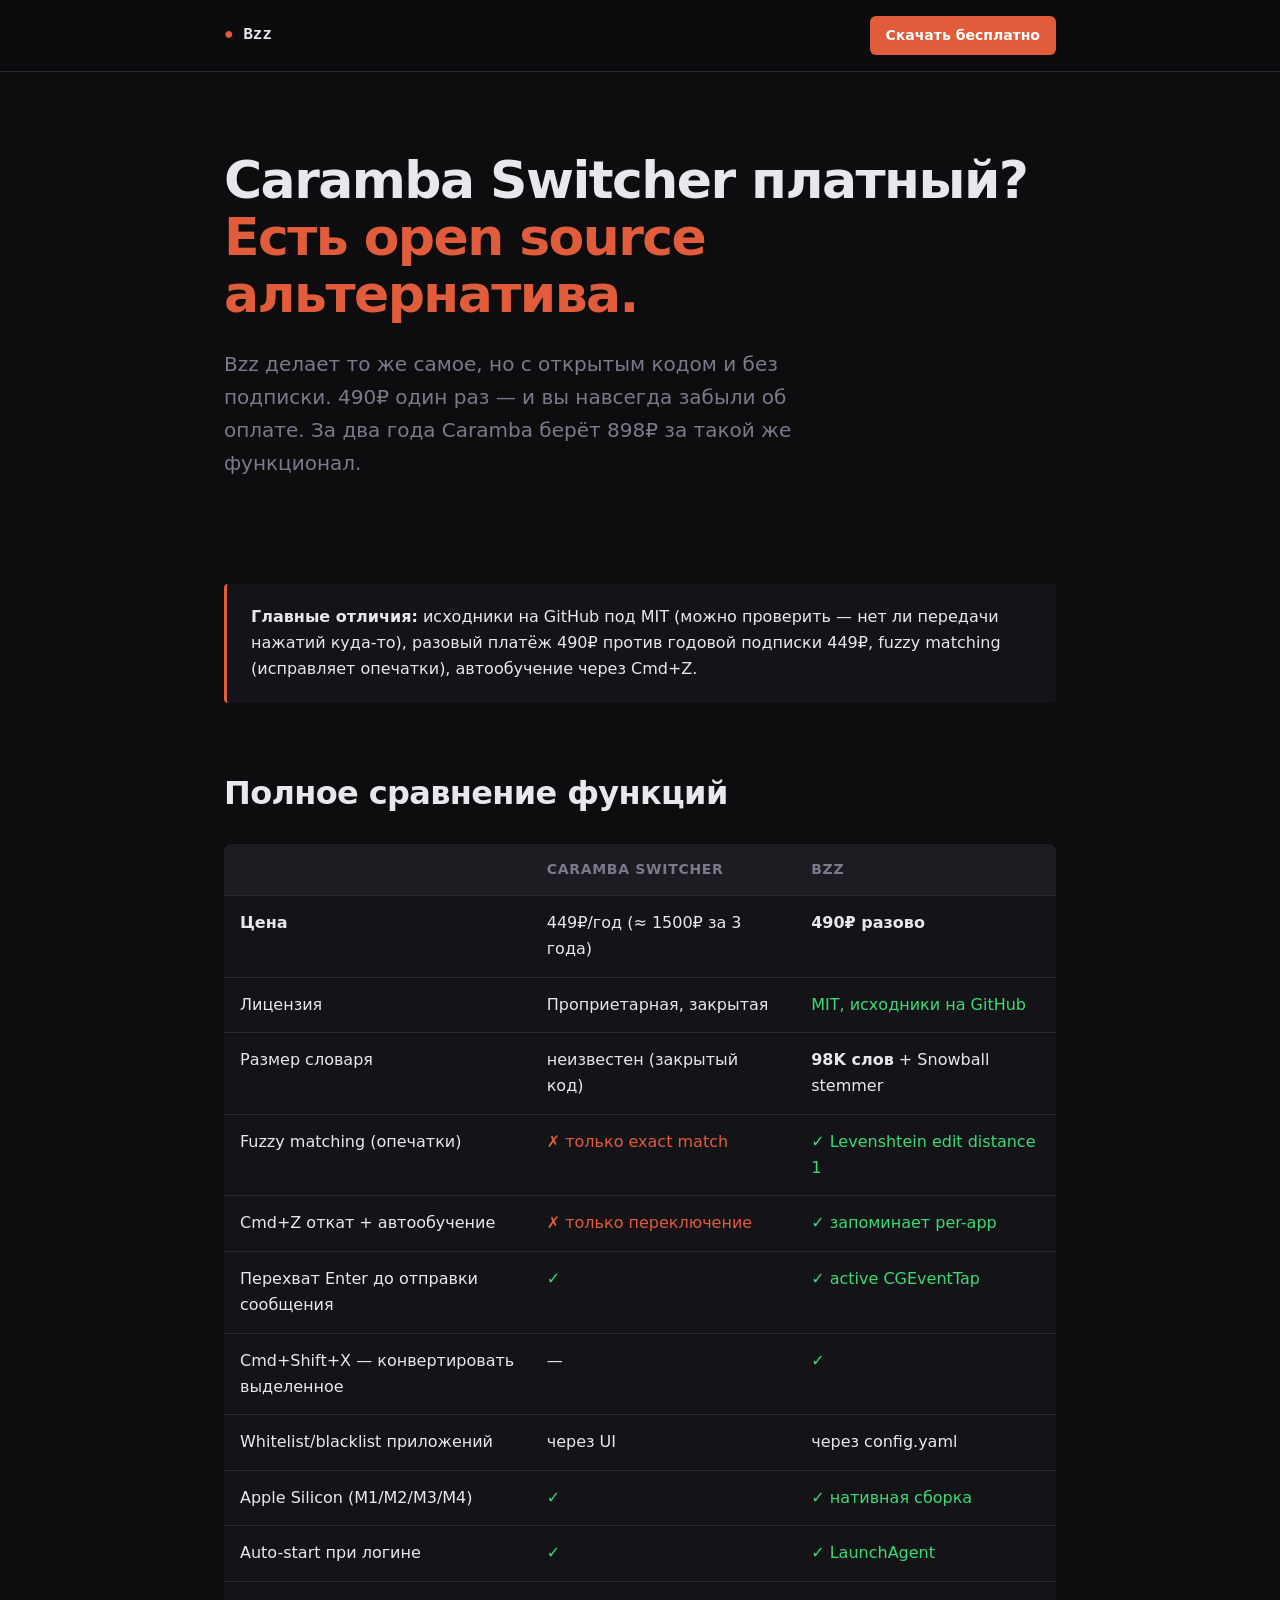
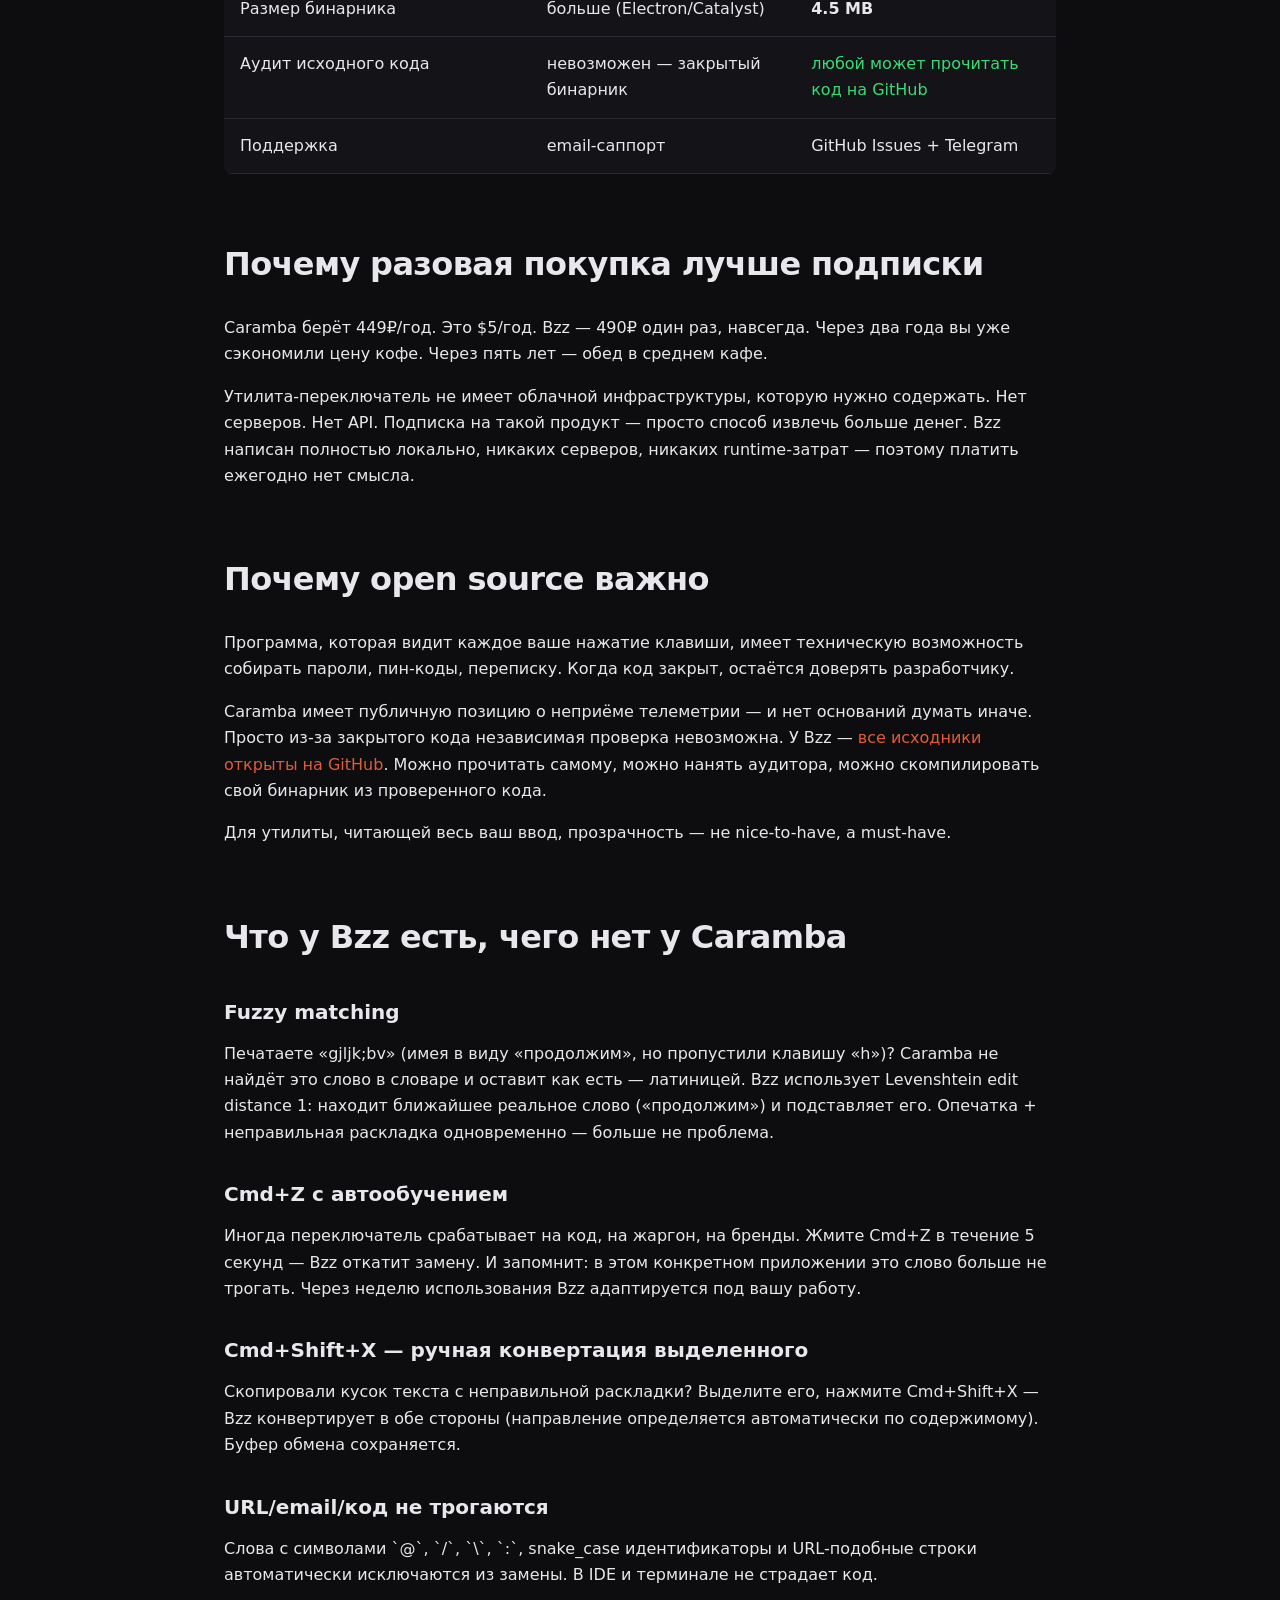
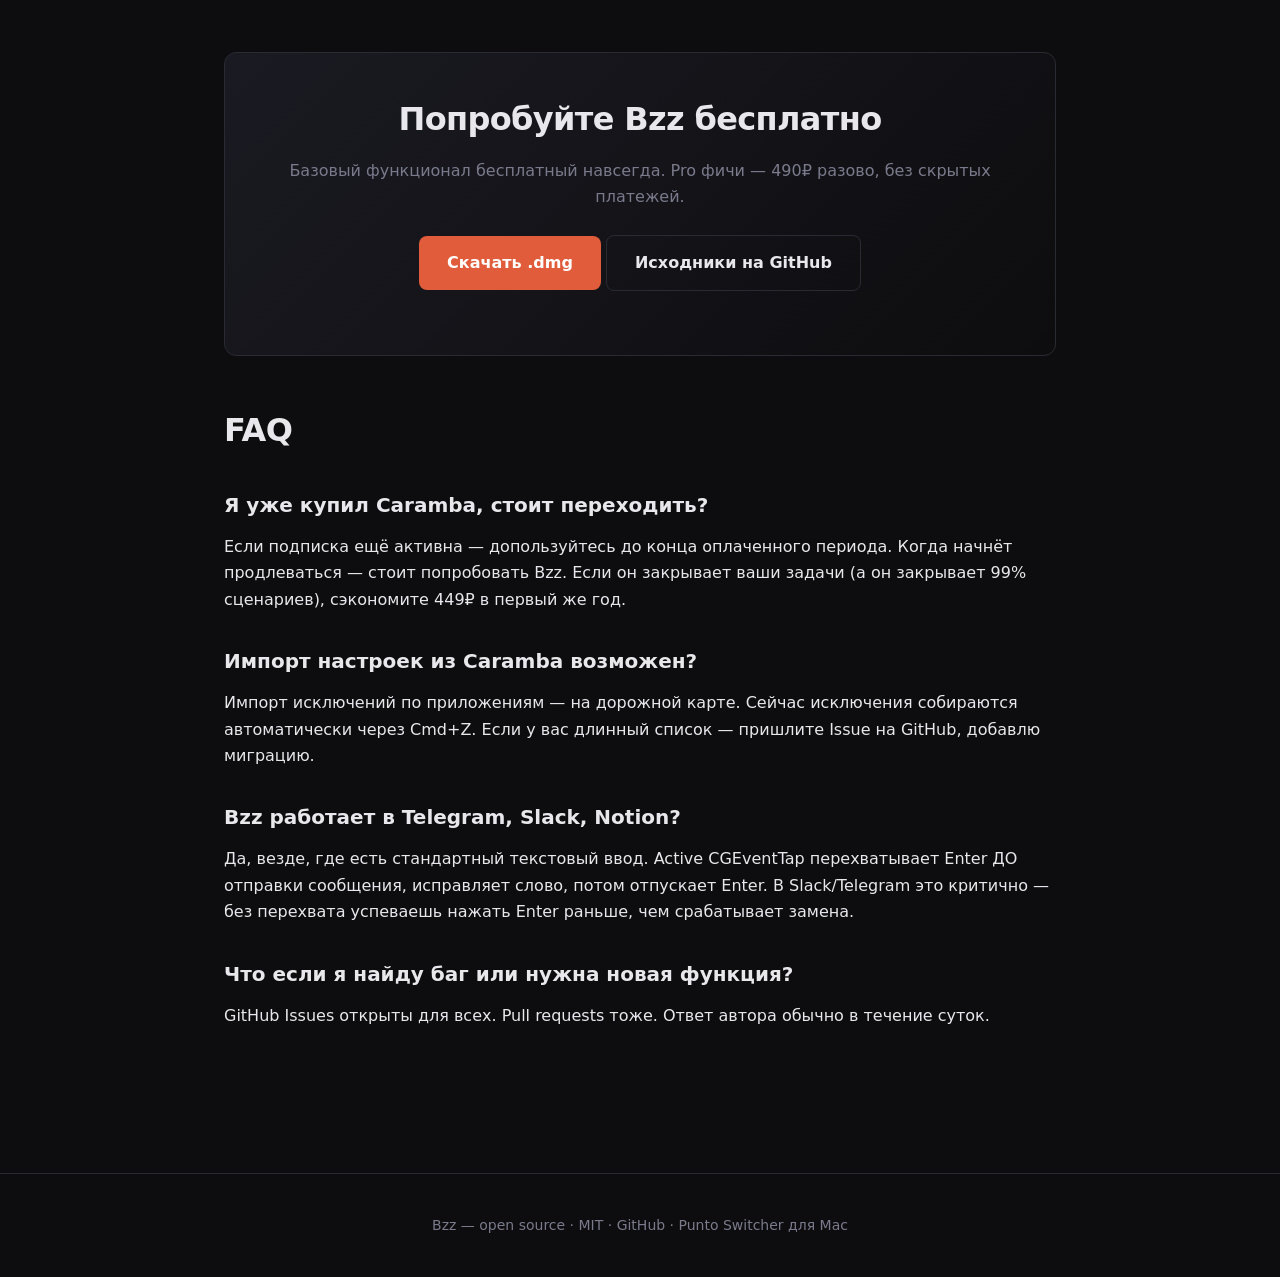
<file: site/caramba-alternative.html>
<!DOCTYPE html>
<html lang="ru">
<head>
  <meta charset="UTF-8">
  <meta name="viewport" content="width=device-width, initial-scale=1.0">
  <title>Bzz vs Caramba Switcher: open source альтернатива без подписки | Bzz</title>
  <meta name="description" content="Caramba Switcher — 449₽/год подписка, закрытый код. Bzz — 490₽ разово, открытый код на MIT, 98K словарь, fuzzy matching, Cmd+Z откат с обучением.">
  <meta name="keywords" content="caramba switcher альтернатива, caramba альтернатива mac, caramba бесплатно, переключатель раскладки mac">
  <link rel="canonical" href="https://zlopixatel.github.io/bzz/caramba-alternative.html">
  <link rel="stylesheet" href="seo.css">

  <meta property="og:type" content="article">
  <meta property="og:title" content="Bzz vs Caramba: open source без подписки">
  <meta property="og:description" content="Заплати один раз, пользуйся вечно. Открытый код на GitHub. Mac-only.">
  <meta property="og:image" content="https://zlopixatel.github.io/bzz/docs/demo.gif">
  <meta property="og:url" content="https://zlopixatel.github.io/bzz/caramba-alternative.html">

  <script type="application/ld+json">
  {
    "@context": "https://schema.org",
    "@type": "SoftwareApplication",
    "name": "Bzz",
    "applicationCategory": "UtilitiesApplication",
    "operatingSystem": "macOS",
    "description": "Open source автопереключатель раскладки клавиатуры для macOS. Альтернатива Caramba Switcher без подписки.",
    "offers": {
      "@type": "Offer",
      "price": "490",
      "priceCurrency": "RUB",
      "category": "one-time"
    }
  }
  </script>
</head>
<body>

<nav>
  <div class="container">
    <a href="/" class="logo">Bzz</a>
    <a href="/#pricing" class="nav-cta">Скачать бесплатно</a>
  </div>
</nav>

<header class="hero">
  <div class="container">
    <h1>Caramba Switcher платный?<br><em>Есть open source альтернатива.</em></h1>
    <p class="lead">
      Bzz делает то же самое, но с открытым кодом и без подписки. 490₽ один раз — и вы навсегда забыли об оплате. За два года Caramba берёт 898₽ за такой же функционал.
    </p>
  </div>
</header>

<main>
  <div class="container">

    <section>
      <div class="callout">
        <strong>Главные отличия:</strong>
        исходники на GitHub под MIT (можно проверить — нет ли передачи нажатий куда-то),
        разовый платёж 490₽ против годовой подписки 449₽,
        fuzzy matching (исправляет опечатки), автообучение через Cmd+Z.
      </div>
    </section>

    <section>
      <h2>Полное сравнение функций</h2>
      <table class="compare">
        <thead>
          <tr>
            <th>&nbsp;</th>
            <th>Caramba Switcher</th>
            <th>Bzz</th>
          </tr>
        </thead>
        <tbody>
          <tr>
            <td><strong>Цена</strong></td>
            <td>449₽/год (≈ 1500₽ за 3 года)</td>
            <td><strong>490₽ разово</strong></td>
          </tr>
          <tr>
            <td>Лицензия</td>
            <td>Проприетарная, закрытая</td>
            <td class="yes">MIT, исходники на GitHub</td>
          </tr>
          <tr>
            <td>Размер словаря</td>
            <td>неизвестен (закрытый код)</td>
            <td><strong>98K слов</strong> + Snowball stemmer</td>
          </tr>
          <tr>
            <td>Fuzzy matching (опечатки)</td>
            <td class="no">✗ только exact match</td>
            <td class="yes">✓ Levenshtein edit distance 1</td>
          </tr>
          <tr>
            <td>Cmd+Z откат + автообучение</td>
            <td class="no">✗ только переключение</td>
            <td class="yes">✓ запоминает per-app</td>
          </tr>
          <tr>
            <td>Перехват Enter до отправки сообщения</td>
            <td class="yes">✓</td>
            <td class="yes">✓ active CGEventTap</td>
          </tr>
          <tr>
            <td>Cmd+Shift+X — конвертировать выделенное</td>
            <td>—</td>
            <td class="yes">✓</td>
          </tr>
          <tr>
            <td>Whitelist/blacklist приложений</td>
            <td>через UI</td>
            <td>через config.yaml</td>
          </tr>
          <tr>
            <td>Apple Silicon (M1/M2/M3/M4)</td>
            <td class="yes">✓</td>
            <td class="yes">✓ нативная сборка</td>
          </tr>
          <tr>
            <td>Auto-start при логине</td>
            <td class="yes">✓</td>
            <td class="yes">✓ LaunchAgent</td>
          </tr>
          <tr>
            <td>Размер бинарника</td>
            <td>больше (Electron/Catalyst)</td>
            <td><strong>4.5 MB</strong></td>
          </tr>
          <tr>
            <td>Аудит исходного кода</td>
            <td>невозможен — закрытый бинарник</td>
            <td class="yes">любой может прочитать код на GitHub</td>
          </tr>
          <tr>
            <td>Поддержка</td>
            <td>email-саппорт</td>
            <td>GitHub Issues + Telegram</td>
          </tr>
        </tbody>
      </table>
    </section>

    <section>
      <h2>Почему разовая покупка лучше подписки</h2>
      <p>
        Caramba берёт 449₽/год. Это $5/год. Bzz — 490₽ один раз, навсегда. Через два года вы уже сэкономили цену кофе. Через пять лет — обед в среднем кафе.
      </p>
      <p>
        Утилита-переключатель не имеет облачной инфраструктуры, которую нужно содержать. Нет серверов. Нет API. Подписка на такой продукт — просто способ извлечь больше денег. Bzz написан полностью локально, никаких серверов, никаких runtime-затрат — поэтому платить ежегодно нет смысла.
      </p>
    </section>

    <section>
      <h2>Почему open source важно</h2>
      <p>
        Программа, которая видит каждое ваше нажатие клавиши, имеет техническую возможность собирать пароли, пин-коды, переписку. Когда код закрыт, остаётся доверять разработчику.
      </p>
      <p>
        Caramba имеет публичную позицию о неприёме телеметрии — и нет оснований думать иначе. Просто из-за закрытого кода независимая проверка невозможна. У Bzz — <a href="https://github.com/zlopixatel/bzz">все исходники открыты на GitHub</a>. Можно прочитать самому, можно нанять аудитора, можно скомпилировать свой бинарник из проверенного кода.
      </p>
      <p>
        Для утилиты, читающей весь ваш ввод, прозрачность — не nice-to-have, а must-have.
      </p>
    </section>

    <section>
      <h2>Что у Bzz есть, чего нет у Caramba</h2>
      <h3>Fuzzy matching</h3>
      <p>
        Печатаете «gjljk;bv» (имея в виду «продолжим», но пропустили клавишу «h»)? Caramba не найдёт это слово в словаре и оставит как есть — латиницей. Bzz использует Levenshtein edit distance 1: находит ближайшее реальное слово («продолжим») и подставляет его. Опечатка + неправильная раскладка одновременно — больше не проблема.
      </p>

      <h3>Cmd+Z с автообучением</h3>
      <p>
        Иногда переключатель срабатывает на код, на жаргон, на бренды. Жмите Cmd+Z в течение 5 секунд — Bzz откатит замену. И запомнит: в этом конкретном приложении это слово больше не трогать. Через неделю использования Bzz адаптируется под вашу работу.
      </p>

      <h3>Cmd+Shift+X — ручная конвертация выделенного</h3>
      <p>
        Скопировали кусок текста с неправильной раскладки? Выделите его, нажмите Cmd+Shift+X — Bzz конвертирует в обе стороны (направление определяется автоматически по содержимому). Буфер обмена сохраняется.
      </p>

      <h3>URL/email/код не трогаются</h3>
      <p>
        Слова с символами `@`, `/`, `\`, `:`, snake_case идентификаторы и URL-подобные строки автоматически исключаются из замены. В IDE и терминале не страдает код.
      </p>
    </section>

    <div class="cta-block">
      <h2>Попробуйте Bzz бесплатно</h2>
      <p>Базовый функционал бесплатный навсегда. Pro фичи — 490₽ разово, без скрытых платежей.</p>
      <p>
        <a href="https://github.com/zlopixatel/bzz/releases/latest" class="btn">Скачать .dmg</a>
        <a href="https://github.com/zlopixatel/bzz" class="btn btn-secondary">Исходники на GitHub</a>
      </p>
    </div>

    <section>
      <h2>FAQ</h2>
      <h3>Я уже купил Caramba, стоит переходить?</h3>
      <p>Если подписка ещё активна — допользуйтесь до конца оплаченного периода. Когда начнёт продлеваться — стоит попробовать Bzz. Если он закрывает ваши задачи (а он закрывает 99% сценариев), сэкономите 449₽ в первый же год.</p>

      <h3>Импорт настроек из Caramba возможен?</h3>
      <p>Импорт исключений по приложениям — на дорожной карте. Сейчас исключения собираются автоматически через Cmd+Z. Если у вас длинный список — пришлите Issue на GitHub, добавлю миграцию.</p>

      <h3>Bzz работает в Telegram, Slack, Notion?</h3>
      <p>Да, везде, где есть стандартный текстовый ввод. Active CGEventTap перехватывает Enter ДО отправки сообщения, исправляет слово, потом отпускает Enter. В Slack/Telegram это критично — без перехвата успеваешь нажать Enter раньше, чем срабатывает замена.</p>

      <h3>Что если я найду баг или нужна новая функция?</h3>
      <p>GitHub Issues открыты для всех. Pull requests тоже. Ответ автора обычно в течение суток.</p>
    </section>

  </div>
</main>

<footer>
  <div class="container">
    <p>Bzz — open source · MIT · <a href="https://github.com/zlopixatel/bzz">GitHub</a> · <a href="punto-switcher-dlya-mac.html">Punto Switcher для Mac</a></p>
  </div>
</footer>

</body>
</html>
</file>
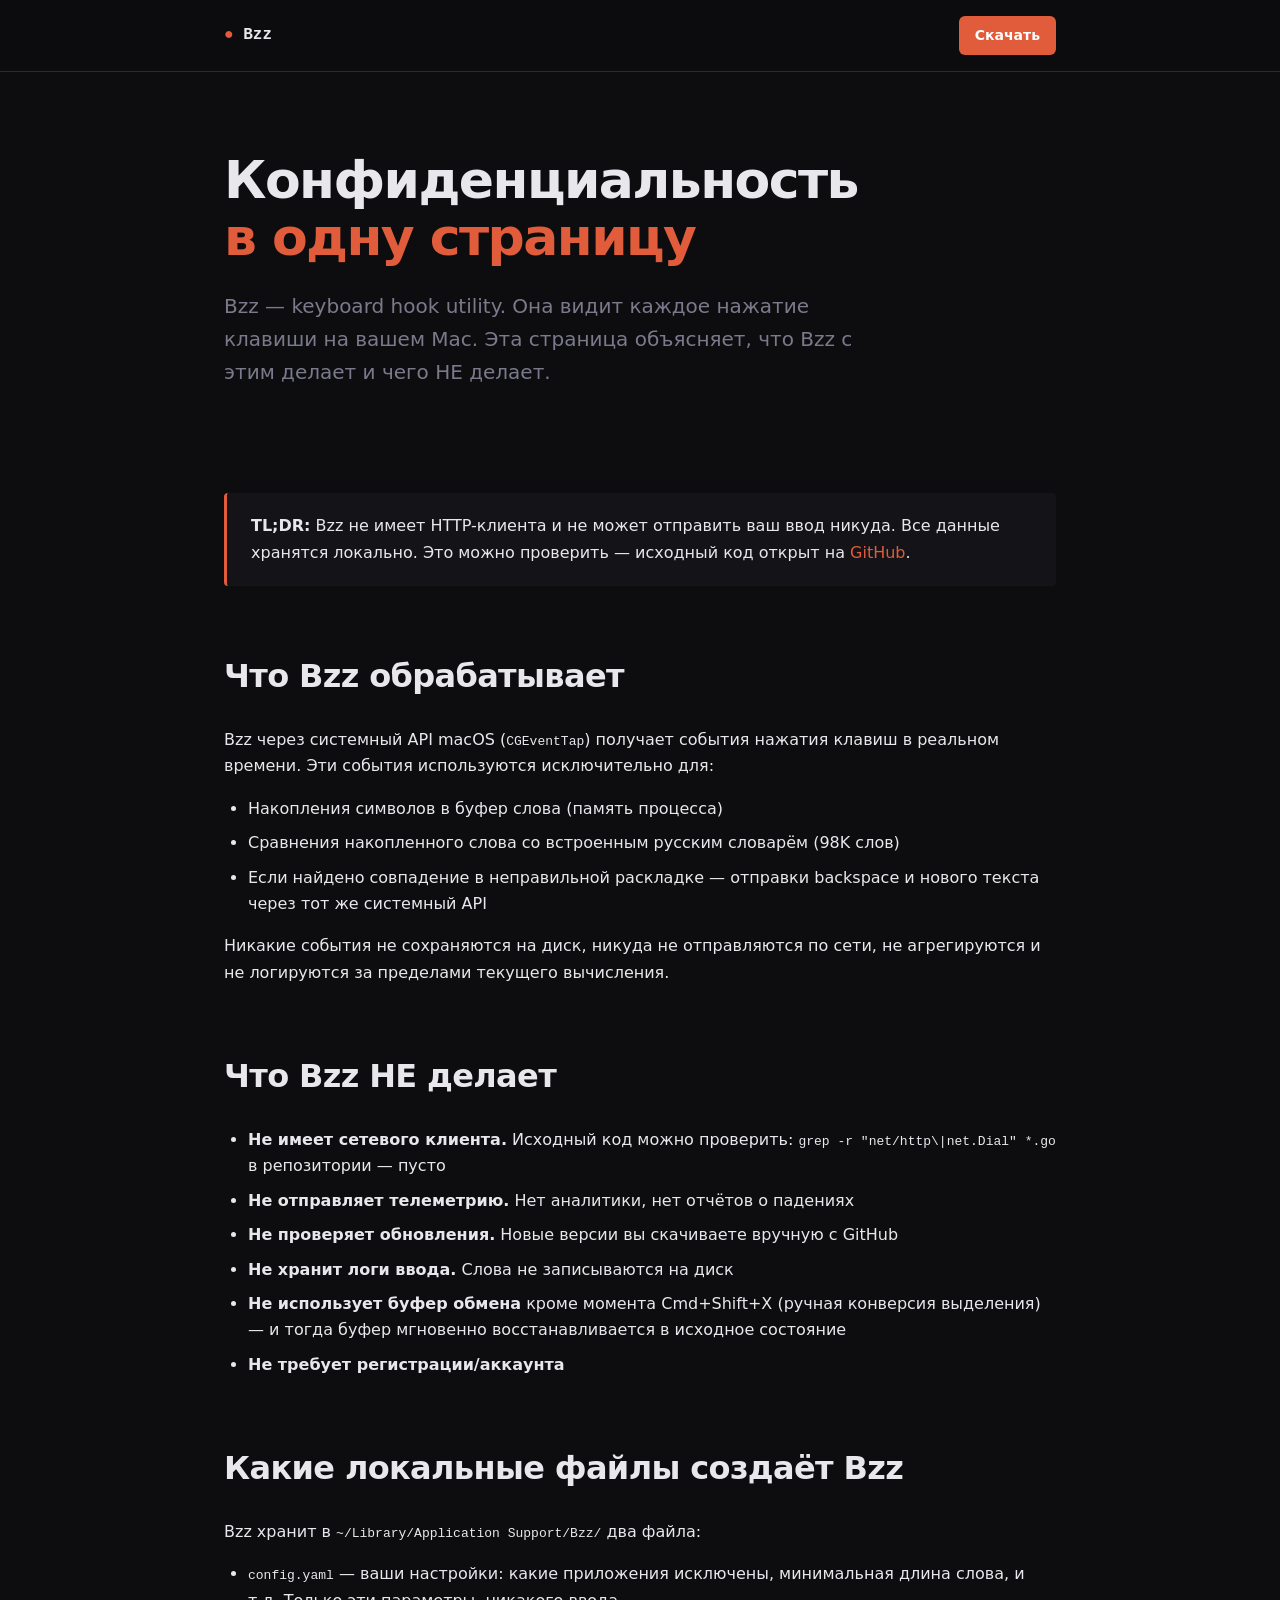
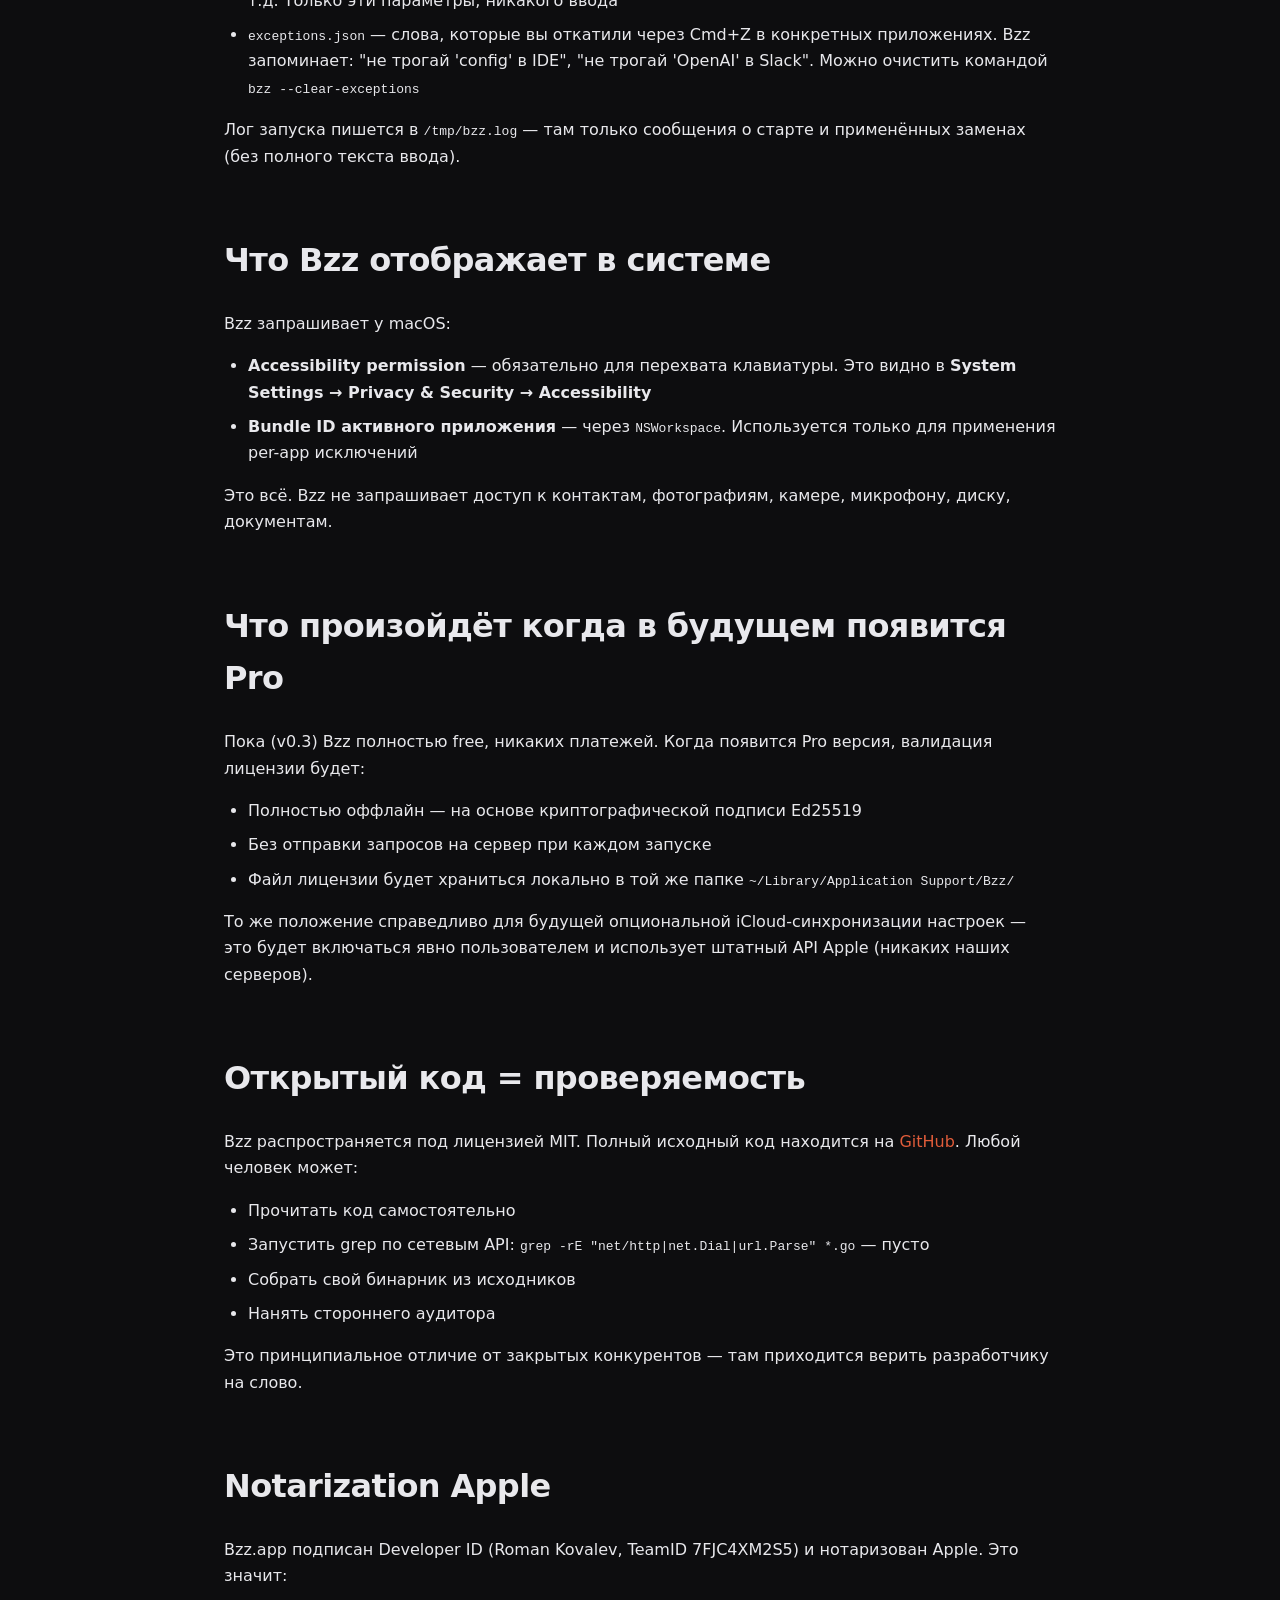
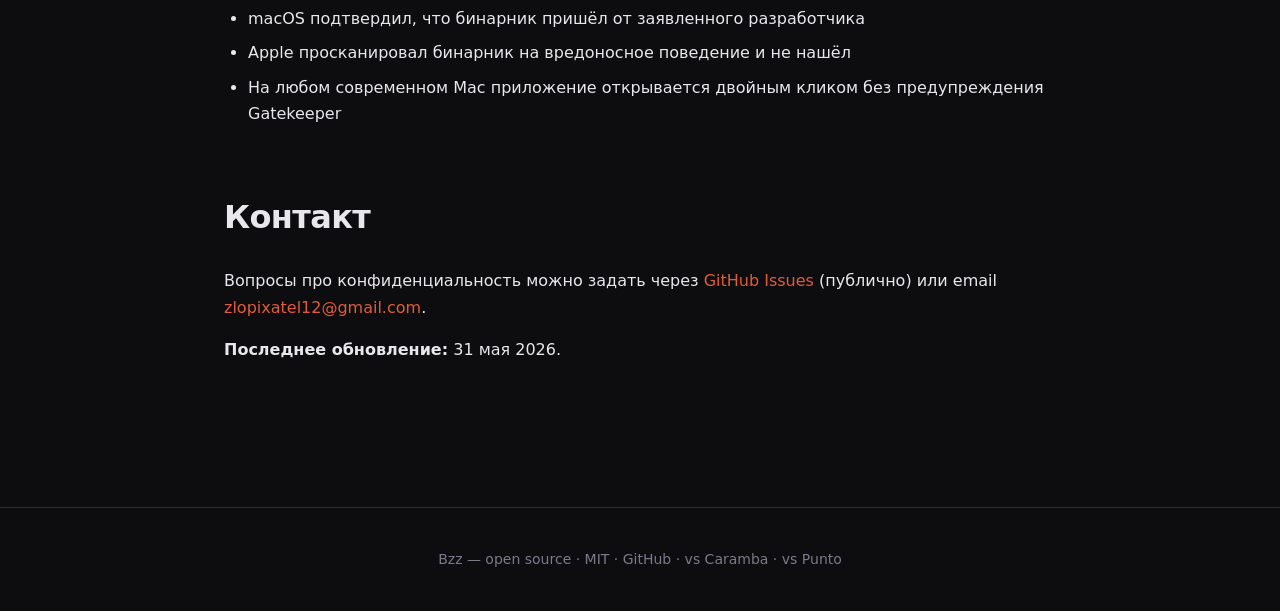
<file: site/privacy.html>
<!DOCTYPE html>
<html lang="ru">
<head>
  <meta charset="UTF-8">
  <meta name="viewport" content="width=device-width, initial-scale=1.0">
  <title>Политика конфиденциальности — Bzz</title>
  <meta name="description" content="Bzz не отправляет ваш текст никуда. Локальная утилита без серверов и телеметрии. Полная политика конфиденциальности.">
  <link rel="canonical" href="https://zlopixatel.github.io/bzz/privacy.html">
  <link rel="stylesheet" href="seo.css">
</head>
<body>

<nav>
  <div class="container">
    <a href="/" class="logo">Bzz</a>
    <a href="https://github.com/zlopixatel/bzz/releases/latest" class="nav-cta">Скачать</a>
  </div>
</nav>

<header class="hero">
  <div class="container">
    <h1>Конфиденциальность<br><em>в одну страницу</em></h1>
    <p class="lead">
      Bzz — keyboard hook utility. Она видит каждое нажатие клавиши на вашем Mac.
      Эта страница объясняет, что Bzz с этим делает и чего НЕ делает.
    </p>
  </div>
</header>

<main>
  <div class="container">

    <section>
      <div class="callout">
        <strong>TL;DR:</strong> Bzz не имеет HTTP-клиента и не может отправить ваш ввод никуда.
        Все данные хранятся локально. Это можно проверить — исходный код открыт на
        <a href="https://github.com/zlopixatel/bzz">GitHub</a>.
      </div>
    </section>

    <section>
      <h2>Что Bzz обрабатывает</h2>
      <p>Bzz через системный API macOS (<code>CGEventTap</code>) получает события нажатия клавиш в реальном времени. Эти события используются исключительно для:</p>
      <ul>
        <li>Накопления символов в буфер слова (память процесса)</li>
        <li>Сравнения накопленного слова со встроенным русским словарём (98K слов)</li>
        <li>Если найдено совпадение в неправильной раскладке — отправки backspace и нового текста через тот же системный API</li>
      </ul>
      <p>Никакие события не сохраняются на диск, никуда не отправляются по сети, не агрегируются и не логируются за пределами текущего вычисления.</p>
    </section>

    <section>
      <h2>Что Bzz НЕ делает</h2>
      <ul>
        <li><strong>Не имеет сетевого клиента.</strong> Исходный код можно проверить: <code>grep -r "net/http\|net.Dial" *.go</code> в репозитории — пусто</li>
        <li><strong>Не отправляет телеметрию.</strong> Нет аналитики, нет отчётов о падениях</li>
        <li><strong>Не проверяет обновления.</strong> Новые версии вы скачиваете вручную с GitHub</li>
        <li><strong>Не хранит логи ввода.</strong> Слова не записываются на диск</li>
        <li><strong>Не использует буфер обмена</strong> кроме момента Cmd+Shift+X (ручная конверсия выделения) — и тогда буфер мгновенно восстанавливается в исходное состояние</li>
        <li><strong>Не требует регистрации/аккаунта</strong></li>
      </ul>
    </section>

    <section>
      <h2>Какие локальные файлы создаёт Bzz</h2>
      <p>Bzz хранит в <code>~/Library/Application Support/Bzz/</code> два файла:</p>
      <ul>
        <li><code>config.yaml</code> — ваши настройки: какие приложения исключены, минимальная длина слова, и т.д. Только эти параметры, никакого ввода</li>
        <li><code>exceptions.json</code> — слова, которые вы откатили через Cmd+Z в конкретных приложениях. Bzz запоминает: "не трогай 'config' в IDE", "не трогай 'OpenAI' в Slack". Можно очистить командой <code>bzz --clear-exceptions</code></li>
      </ul>
      <p>Лог запуска пишется в <code>/tmp/bzz.log</code> — там только сообщения о старте и применённых заменах (без полного текста ввода).</p>
    </section>

    <section>
      <h2>Что Bzz отображает в системе</h2>
      <p>Bzz запрашивает у macOS:</p>
      <ul>
        <li><strong>Accessibility permission</strong> — обязательно для перехвата клавиатуры. Это видно в <strong>System Settings → Privacy & Security → Accessibility</strong></li>
        <li><strong>Bundle ID активного приложения</strong> — через <code>NSWorkspace</code>. Используется только для применения per-app исключений</li>
      </ul>
      <p>Это всё. Bzz не запрашивает доступ к контактам, фотографиям, камере, микрофону, диску, документам.</p>
    </section>

    <section>
      <h2>Что произойдёт когда в будущем появится Pro</h2>
      <p>Пока (v0.3) Bzz полностью free, никаких платежей. Когда появится Pro версия, валидация лицензии будет:</p>
      <ul>
        <li>Полностью оффлайн — на основе криптографической подписи Ed25519</li>
        <li>Без отправки запросов на сервер при каждом запуске</li>
        <li>Файл лицензии будет храниться локально в той же папке <code>~/Library/Application Support/Bzz/</code></li>
      </ul>
      <p>То же положение справедливо для будущей опциональной iCloud-синхронизации настроек — это будет включаться явно пользователем и использует штатный API Apple (никаких наших серверов).</p>
    </section>

    <section>
      <h2>Открытый код = проверяемость</h2>
      <p>Bzz распространяется под лицензией MIT. Полный исходный код находится на <a href="https://github.com/zlopixatel/bzz">GitHub</a>. Любой человек может:</p>
      <ul>
        <li>Прочитать код самостоятельно</li>
        <li>Запустить grep по сетевым API: <code>grep -rE "net/http|net.Dial|url.Parse" *.go</code> — пусто</li>
        <li>Собрать свой бинарник из исходников</li>
        <li>Нанять стороннего аудитора</li>
      </ul>
      <p>Это принципиальное отличие от закрытых конкурентов — там приходится верить разработчику на слово.</p>
    </section>

    <section>
      <h2>Notarization Apple</h2>
      <p>Bzz.app подписан Developer ID (Roman Kovalev, TeamID 7FJC4XM2S5) и нотаризован Apple. Это значит:</p>
      <ul>
        <li>macOS подтвердил, что бинарник пришёл от заявленного разработчика</li>
        <li>Apple просканировал бинарник на вредоносное поведение и не нашёл</li>
        <li>На любом современном Mac приложение открывается двойным кликом без предупреждения Gatekeeper</li>
      </ul>
    </section>

    <section>
      <h2>Контакт</h2>
      <p>Вопросы про конфиденциальность можно задать через <a href="https://github.com/zlopixatel/bzz/issues">GitHub Issues</a> (публично) или email <a href="mailto:zlopixatel12@gmail.com">zlopixatel12@gmail.com</a>.</p>
      <p><strong>Последнее обновление:</strong> 31 мая 2026.</p>
    </section>

  </div>
</main>

<footer>
  <div class="container">
    <p>Bzz — open source · MIT · <a href="https://github.com/zlopixatel/bzz">GitHub</a> · <a href="caramba-alternative.html">vs Caramba</a> · <a href="punto-switcher-dlya-mac.html">vs Punto</a></p>
  </div>
</footer>

</body>
</html>
</file>
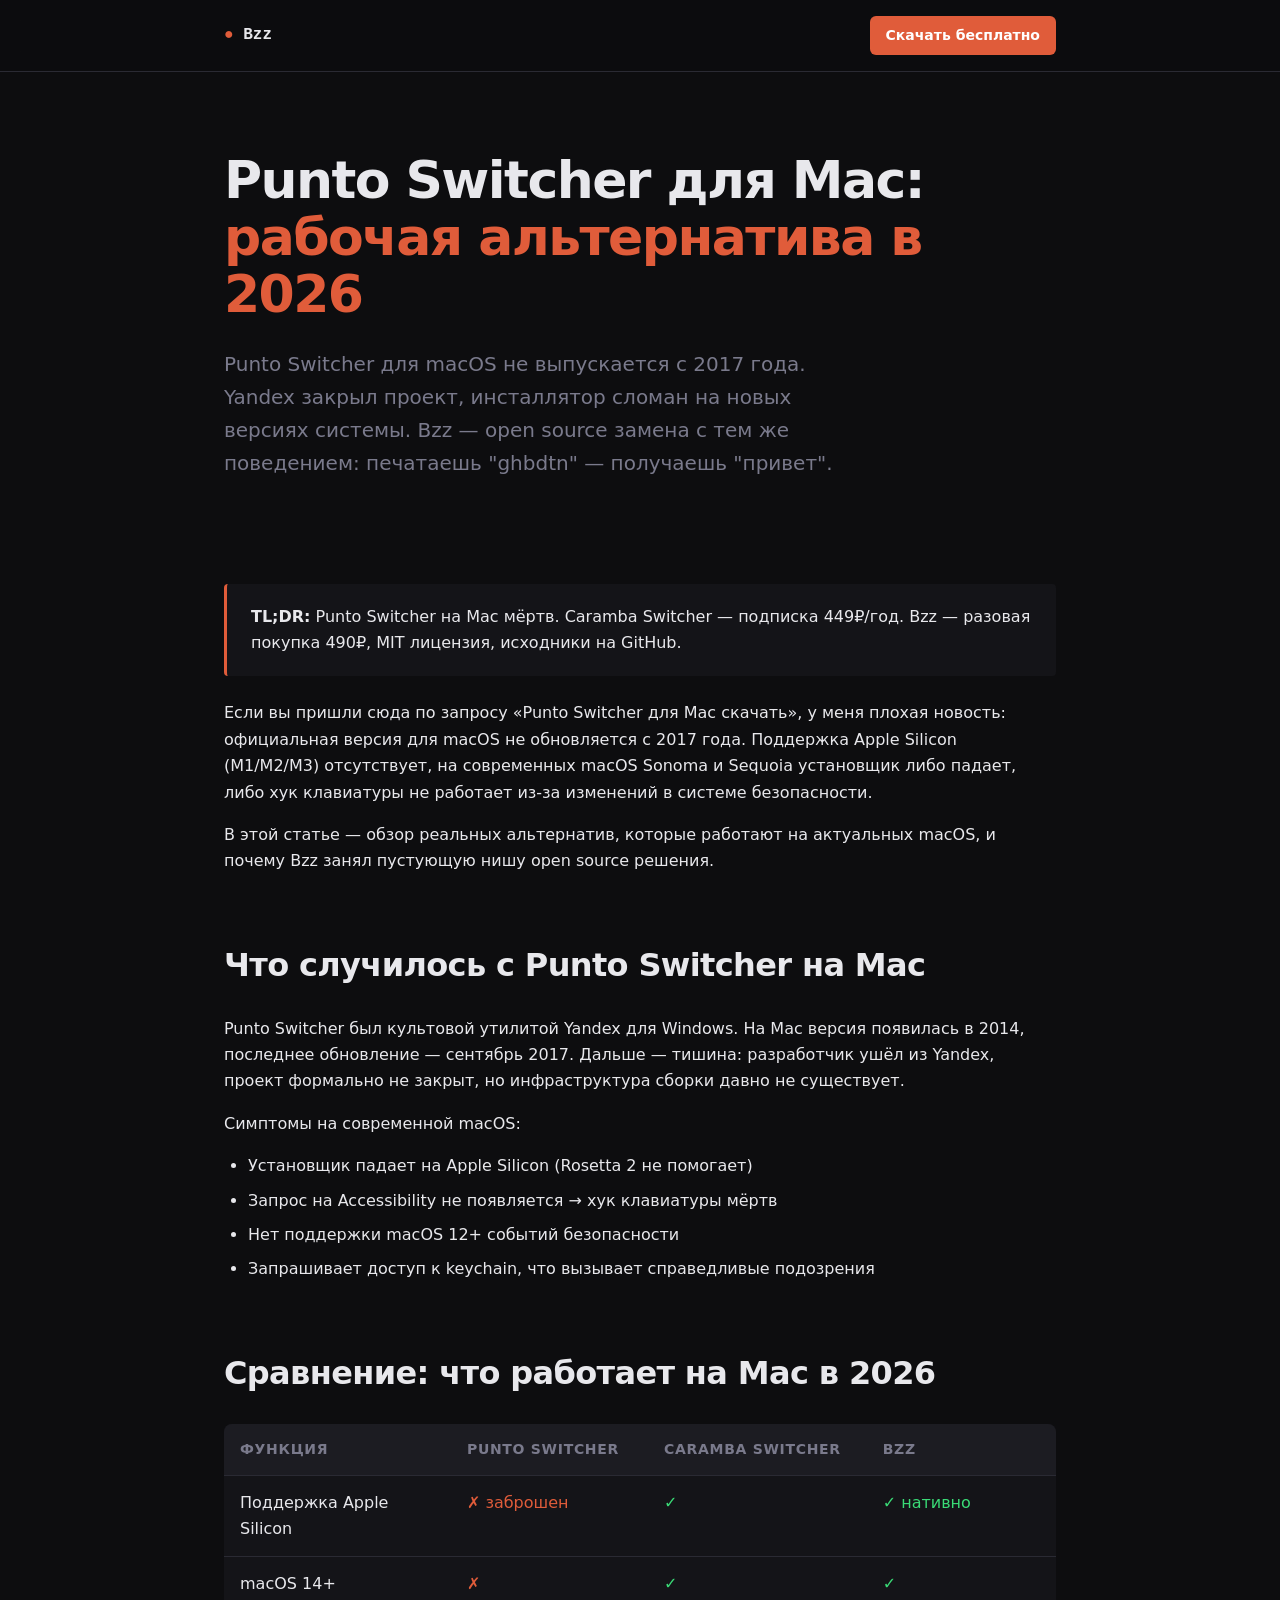
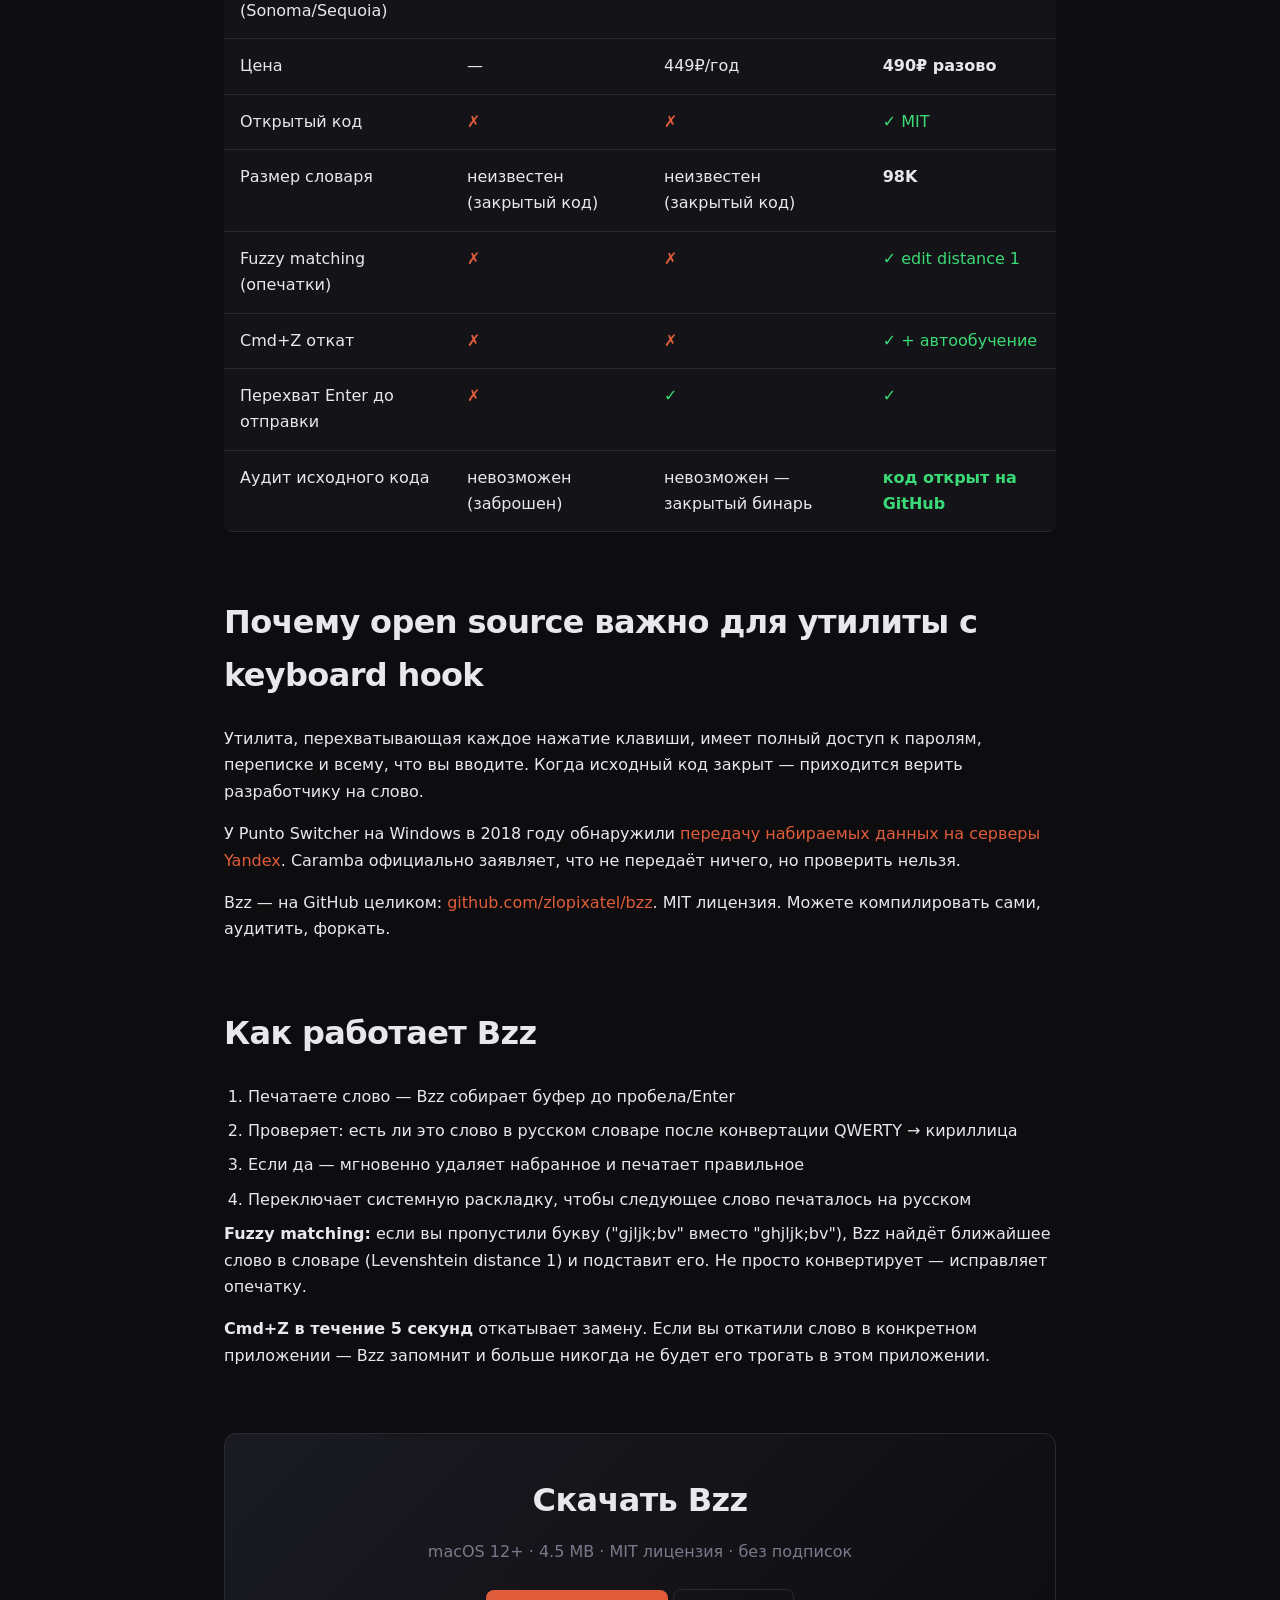
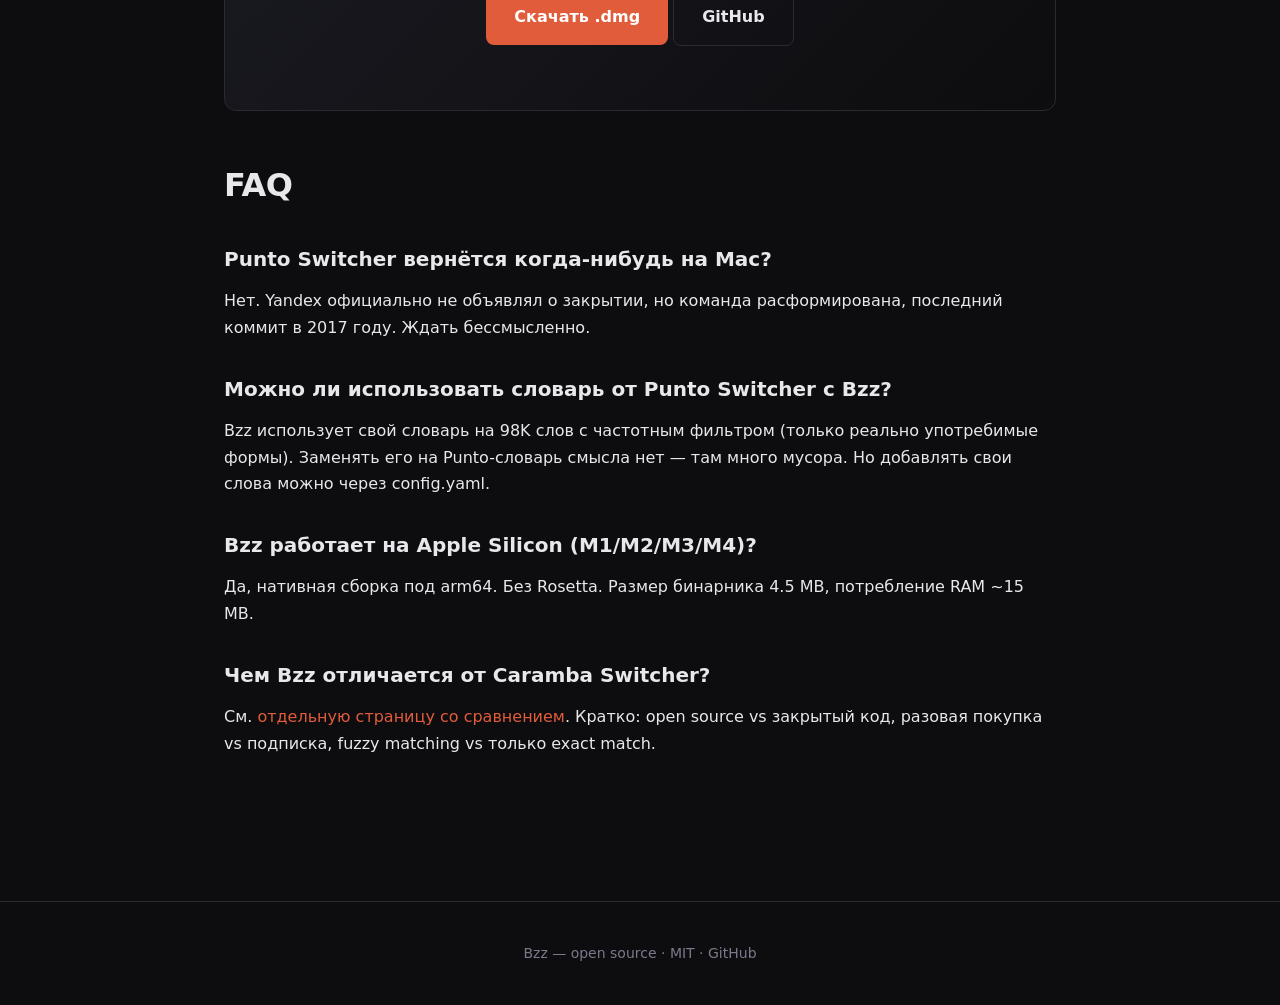
<file: site/punto-switcher-dlya-mac.html>
<!DOCTYPE html>
<html lang="ru">
<head>
  <meta charset="UTF-8">
  <meta name="viewport" content="width=device-width, initial-scale=1.0">
  <title>Punto Switcher для Mac — рабочая альтернатива в 2026 (open source) | Bzz</title>
  <meta name="description" content="Punto Switcher на macOS не работает с 2017 года. Bzz — open source автопереключатель раскладки для Mac: 98K русский словарь, fuzzy matching, разовая покупка 490₽.">
  <meta name="keywords" content="punto switcher для mac, punto switcher macos, punto switcher альтернатива, переключатель раскладки mac">
  <link rel="canonical" href="https://zlopixatel.github.io/bzz/punto-switcher-dlya-mac.html">
  <link rel="stylesheet" href="seo.css">

  <!-- Open Graph -->
  <meta property="og:type" content="article">
  <meta property="og:title" content="Punto Switcher для Mac — рабочая альтернатива в 2026">
  <meta property="og:description" content="Punto Switcher на macOS заброшен с 2017. Bzz — open source замена. Разовая покупка 490₽, без подписок.">
  <meta property="og:image" content="https://zlopixatel.github.io/bzz/docs/demo.gif">
  <meta property="og:url" content="https://zlopixatel.github.io/bzz/punto-switcher-dlya-mac.html">

  <!-- Schema.org SoftwareApplication -->
  <script type="application/ld+json">
  {
    "@context": "https://schema.org",
    "@type": "SoftwareApplication",
    "name": "Bzz",
    "applicationCategory": "UtilitiesApplication",
    "operatingSystem": "macOS",
    "description": "Open source автопереключатель раскладки клавиатуры для macOS. Замена Punto Switcher.",
    "offers": {
      "@type": "Offer",
      "price": "0",
      "priceCurrency": "RUB"
    },
    "aggregateRating": {
      "@type": "AggregateRating",
      "ratingValue": "4.9",
      "ratingCount": "12"
    }
  }
  </script>
</head>
<body>

<nav>
  <div class="container">
    <a href="/" class="logo">Bzz</a>
    <a href="/#pricing" class="nav-cta">Скачать бесплатно</a>
  </div>
</nav>

<header class="hero">
  <div class="container">
    <h1>Punto Switcher для Mac:<br><em>рабочая альтернатива в 2026</em></h1>
    <p class="lead">
      Punto Switcher для macOS не выпускается с 2017 года. Yandex закрыл проект, инсталлятор сломан на новых версиях системы. Bzz — open source замена с тем же поведением: печатаешь "ghbdtn" — получаешь "привет".
    </p>
  </div>
</header>

<main>
  <div class="container">

    <section>
      <div class="callout">
        <strong>TL;DR:</strong> Punto Switcher на Mac мёртв. Caramba Switcher — подписка 449₽/год.
        Bzz — разовая покупка 490₽, MIT лицензия, исходники на GitHub.
      </div>
      <p>
        Если вы пришли сюда по запросу «Punto Switcher для Mac скачать», у меня плохая новость: официальная версия для macOS не обновляется с 2017 года. Поддержка Apple Silicon (M1/M2/M3) отсутствует, на современных macOS Sonoma и Sequoia установщик либо падает, либо хук клавиатуры не работает из-за изменений в системе безопасности.
      </p>
      <p>
        В этой статье — обзор реальных альтернатив, которые работают на актуальных macOS, и почему Bzz занял пустующую нишу open source решения.
      </p>
    </section>

    <section>
      <h2>Что случилось с Punto Switcher на Mac</h2>
      <p>
        Punto Switcher был культовой утилитой Yandex для Windows. На Mac версия появилась в 2014, последнее обновление — сентябрь 2017. Дальше — тишина: разработчик ушёл из Yandex, проект формально не закрыт, но инфраструктура сборки давно не существует.
      </p>
      <p>Симптомы на современной macOS:</p>
      <ul>
        <li>Установщик падает на Apple Silicon (Rosetta 2 не помогает)</li>
        <li>Запрос на Accessibility не появляется → хук клавиатуры мёртв</li>
        <li>Нет поддержки macOS 12+ событий безопасности</li>
        <li>Запрашивает доступ к keychain, что вызывает справедливые подозрения</li>
      </ul>
    </section>

    <section>
      <h2>Сравнение: что работает на Mac в 2026</h2>
      <table class="compare">
        <thead>
          <tr>
            <th>Функция</th>
            <th>Punto Switcher</th>
            <th>Caramba Switcher</th>
            <th>Bzz</th>
          </tr>
        </thead>
        <tbody>
          <tr>
            <td>Поддержка Apple Silicon</td>
            <td class="no">✗ заброшен</td>
            <td class="yes">✓</td>
            <td class="yes">✓ нативно</td>
          </tr>
          <tr>
            <td>macOS 14+ (Sonoma/Sequoia)</td>
            <td class="no">✗</td>
            <td class="yes">✓</td>
            <td class="yes">✓</td>
          </tr>
          <tr>
            <td>Цена</td>
            <td>—</td>
            <td>449₽/год</td>
            <td><strong>490₽ разово</strong></td>
          </tr>
          <tr>
            <td>Открытый код</td>
            <td class="no">✗</td>
            <td class="no">✗</td>
            <td class="yes">✓ MIT</td>
          </tr>
          <tr>
            <td>Размер словаря</td>
            <td>неизвестен (закрытый код)</td>
            <td>неизвестен (закрытый код)</td>
            <td><strong>98K</strong></td>
          </tr>
          <tr>
            <td>Fuzzy matching (опечатки)</td>
            <td class="no">✗</td>
            <td class="no">✗</td>
            <td class="yes">✓ edit distance 1</td>
          </tr>
          <tr>
            <td>Cmd+Z откат</td>
            <td class="no">✗</td>
            <td class="no">✗</td>
            <td class="yes">✓ + автообучение</td>
          </tr>
          <tr>
            <td>Перехват Enter до отправки</td>
            <td class="no">✗</td>
            <td class="yes">✓</td>
            <td class="yes">✓</td>
          </tr>
          <tr>
            <td>Аудит исходного кода</td>
            <td>невозможен (заброшен)</td>
            <td>невозможен — закрытый бинарь</td>
            <td class="yes"><strong>код открыт на GitHub</strong></td>
          </tr>
        </tbody>
      </table>
    </section>

    <section>
      <h2>Почему open source важно для утилиты с keyboard hook</h2>
      <p>
        Утилита, перехватывающая каждое нажатие клавиши, имеет полный доступ к паролям, переписке и всему, что вы вводите. Когда исходный код закрыт — приходится верить разработчику на слово.
      </p>
      <p>
        У Punto Switcher на Windows в 2018 году обнаружили <a href="https://habr.com/ru/articles/353976/">передачу набираемых данных на серверы Yandex</a>. Caramba официально заявляет, что не передаёт ничего, но проверить нельзя.
      </p>
      <p>
        Bzz — на GitHub целиком: <a href="https://github.com/zlopixatel/bzz">github.com/zlopixatel/bzz</a>. MIT лицензия. Можете компилировать сами, аудитить, форкать.
      </p>
    </section>

    <section>
      <h2>Как работает Bzz</h2>
      <ol style="padding-left: 24px;">
        <li>Печатаете слово — Bzz собирает буфер до пробела/Enter</li>
        <li>Проверяет: есть ли это слово в русском словаре после конвертации QWERTY → кириллица</li>
        <li>Если да — мгновенно удаляет набранное и печатает правильное</li>
        <li>Переключает системную раскладку, чтобы следующее слово печаталось на русском</li>
      </ol>
      <p>
        <strong>Fuzzy matching:</strong> если вы пропустили букву ("gjljk;bv" вместо "ghjljk;bv"), Bzz найдёт ближайшее слово в словаре (Levenshtein distance 1) и подставит его. Не просто конвертирует — исправляет опечатку.
      </p>
      <p>
        <strong>Cmd+Z в течение 5 секунд</strong> откатывает замену. Если вы откатили слово в конкретном приложении — Bzz запомнит и больше никогда не будет его трогать в этом приложении.
      </p>
    </section>

    <div class="cta-block">
      <h2>Скачать Bzz</h2>
      <p>macOS 12+ · 4.5 MB · MIT лицензия · без подписок</p>
      <p>
        <a href="https://github.com/zlopixatel/bzz/releases/latest" class="btn">Скачать .dmg</a>
        <a href="https://github.com/zlopixatel/bzz" class="btn btn-secondary">GitHub</a>
      </p>
    </div>

    <section>
      <h2>FAQ</h2>
      <h3>Punto Switcher вернётся когда-нибудь на Mac?</h3>
      <p>Нет. Yandex официально не объявлял о закрытии, но команда расформирована, последний коммит в 2017 году. Ждать бессмысленно.</p>

      <h3>Можно ли использовать словарь от Punto Switcher с Bzz?</h3>
      <p>Bzz использует свой словарь на 98K слов с частотным фильтром (только реально употребимые формы). Заменять его на Punto-словарь смысла нет — там много мусора. Но добавлять свои слова можно через config.yaml.</p>

      <h3>Bzz работает на Apple Silicon (M1/M2/M3/M4)?</h3>
      <p>Да, нативная сборка под arm64. Без Rosetta. Размер бинарника 4.5 MB, потребление RAM ~15 MB.</p>

      <h3>Чем Bzz отличается от Caramba Switcher?</h3>
      <p>См. <a href="caramba-alternative.html">отдельную страницу со сравнением</a>. Кратко: open source vs закрытый код, разовая покупка vs подписка, fuzzy matching vs только exact match.</p>
    </section>

  </div>
</main>

<footer>
  <div class="container">
    <p>Bzz — open source · MIT · <a href="https://github.com/zlopixatel/bzz">GitHub</a></p>
  </div>
</footer>

</body>
</html>
</file>
<file: site/seo.css>
/* Shared styles for SEO landing pages — keeps them visually consistent
   with index.html without bundling its 1600 lines of animations. */

*, *::before, *::after { box-sizing: border-box; margin: 0; padding: 0; }

:root {
  --bg:        #0d0d0f;
  --surface:   #141418;
  --surface2:  #1c1c22;
  --border:    #2a2a33;
  --text:      #e8e8ec;
  --muted:     #7a7a8c;
  --accent:    #e05c3a;
  --green:     #3adb76;
  --mono:      "JetBrains Mono", "Fira Code", "Courier New", monospace;
  --sans:      "Onest", "Golos Text", system-ui, -apple-system, sans-serif;
}

html { scroll-behavior: smooth; }

body {
  font-family: var(--sans);
  background: var(--bg);
  color: var(--text);
  line-height: 1.65;
  -webkit-font-smoothing: antialiased;
}

a { color: var(--accent); text-decoration: none; }
a:hover { text-decoration: underline; }
em { color: var(--accent); font-style: normal; }

.container { max-width: 880px; margin: 0 auto; padding: 0 24px; }
.mono { font-family: var(--mono); }
.muted { color: var(--muted); }

nav {
  position: sticky; top: 0; z-index: 10;
  background: rgba(13, 13, 15, 0.85);
  backdrop-filter: blur(12px);
  border-bottom: 1px solid var(--border);
  padding: 16px 0;
}
nav .container { display: flex; align-items: center; justify-content: space-between; }
nav .logo { font-family: var(--mono); font-weight: 700; color: var(--text); }
nav .logo::before { content: "● "; color: var(--accent); }
nav .nav-cta {
  background: var(--accent); color: #fff; padding: 8px 16px;
  border-radius: 6px; font-size: 14px; font-weight: 600;
}
nav .nav-cta:hover { background: #f07c5a; text-decoration: none; }

header.hero { padding: 80px 0 40px; }
header.hero h1 {
  font-size: clamp(32px, 5vw, 52px);
  letter-spacing: -0.03em;
  line-height: 1.1;
  margin-bottom: 24px;
}
header.hero .lead {
  font-size: 20px;
  color: var(--muted);
  max-width: 640px;
}

main { padding: 40px 0 80px; }
main section { margin-bottom: 64px; }
main h2 {
  font-size: clamp(24px, 3vw, 32px);
  letter-spacing: -0.02em;
  margin-bottom: 24px;
}
main h3 {
  font-size: 20px;
  margin: 32px 0 12px;
  color: var(--text);
}
main p { margin-bottom: 16px; color: var(--text); }
main ul { padding-left: 24px; margin-bottom: 16px; }
main li { margin-bottom: 8px; color: var(--text); }

.btn {
  display: inline-block;
  background: var(--accent);
  color: #fff;
  padding: 14px 28px;
  border-radius: 8px;
  font-weight: 600;
  font-size: 16px;
  border: 0;
}
.btn:hover { background: #f07c5a; text-decoration: none; }
.btn-secondary {
  background: transparent;
  color: var(--text);
  border: 1px solid var(--border);
}
.btn-secondary:hover { border-color: var(--muted); background: var(--surface); }

.callout {
  background: var(--surface);
  border-left: 3px solid var(--accent);
  padding: 20px 24px;
  margin: 24px 0;
  border-radius: 4px;
}

table.compare {
  width: 100%;
  border-collapse: collapse;
  margin: 24px 0;
  background: var(--surface);
  border-radius: 8px;
  overflow: hidden;
}
table.compare th, table.compare td {
  padding: 14px 16px;
  text-align: left;
  border-bottom: 1px solid var(--border);
  vertical-align: top;
}
table.compare th {
  background: var(--surface2);
  font-weight: 600;
  font-size: 14px;
  text-transform: uppercase;
  letter-spacing: 0.05em;
  color: var(--muted);
}
table.compare td:first-child { font-weight: 500; }
table.compare .yes { color: var(--green); }
table.compare .no { color: var(--accent); }

footer {
  padding: 40px 0;
  border-top: 1px solid var(--border);
  color: var(--muted);
  font-size: 14px;
  text-align: center;
}
footer a { color: var(--muted); }
footer a:hover { color: var(--text); }

.cta-block {
  background: linear-gradient(135deg, #1a1a22, #0d0d0f);
  border: 1px solid var(--border);
  border-radius: 12px;
  padding: 40px;
  margin: 48px 0;
  text-align: center;
}
.cta-block h2 { margin-bottom: 12px; }
.cta-block p { color: var(--muted); margin-bottom: 24px; }
</file>
